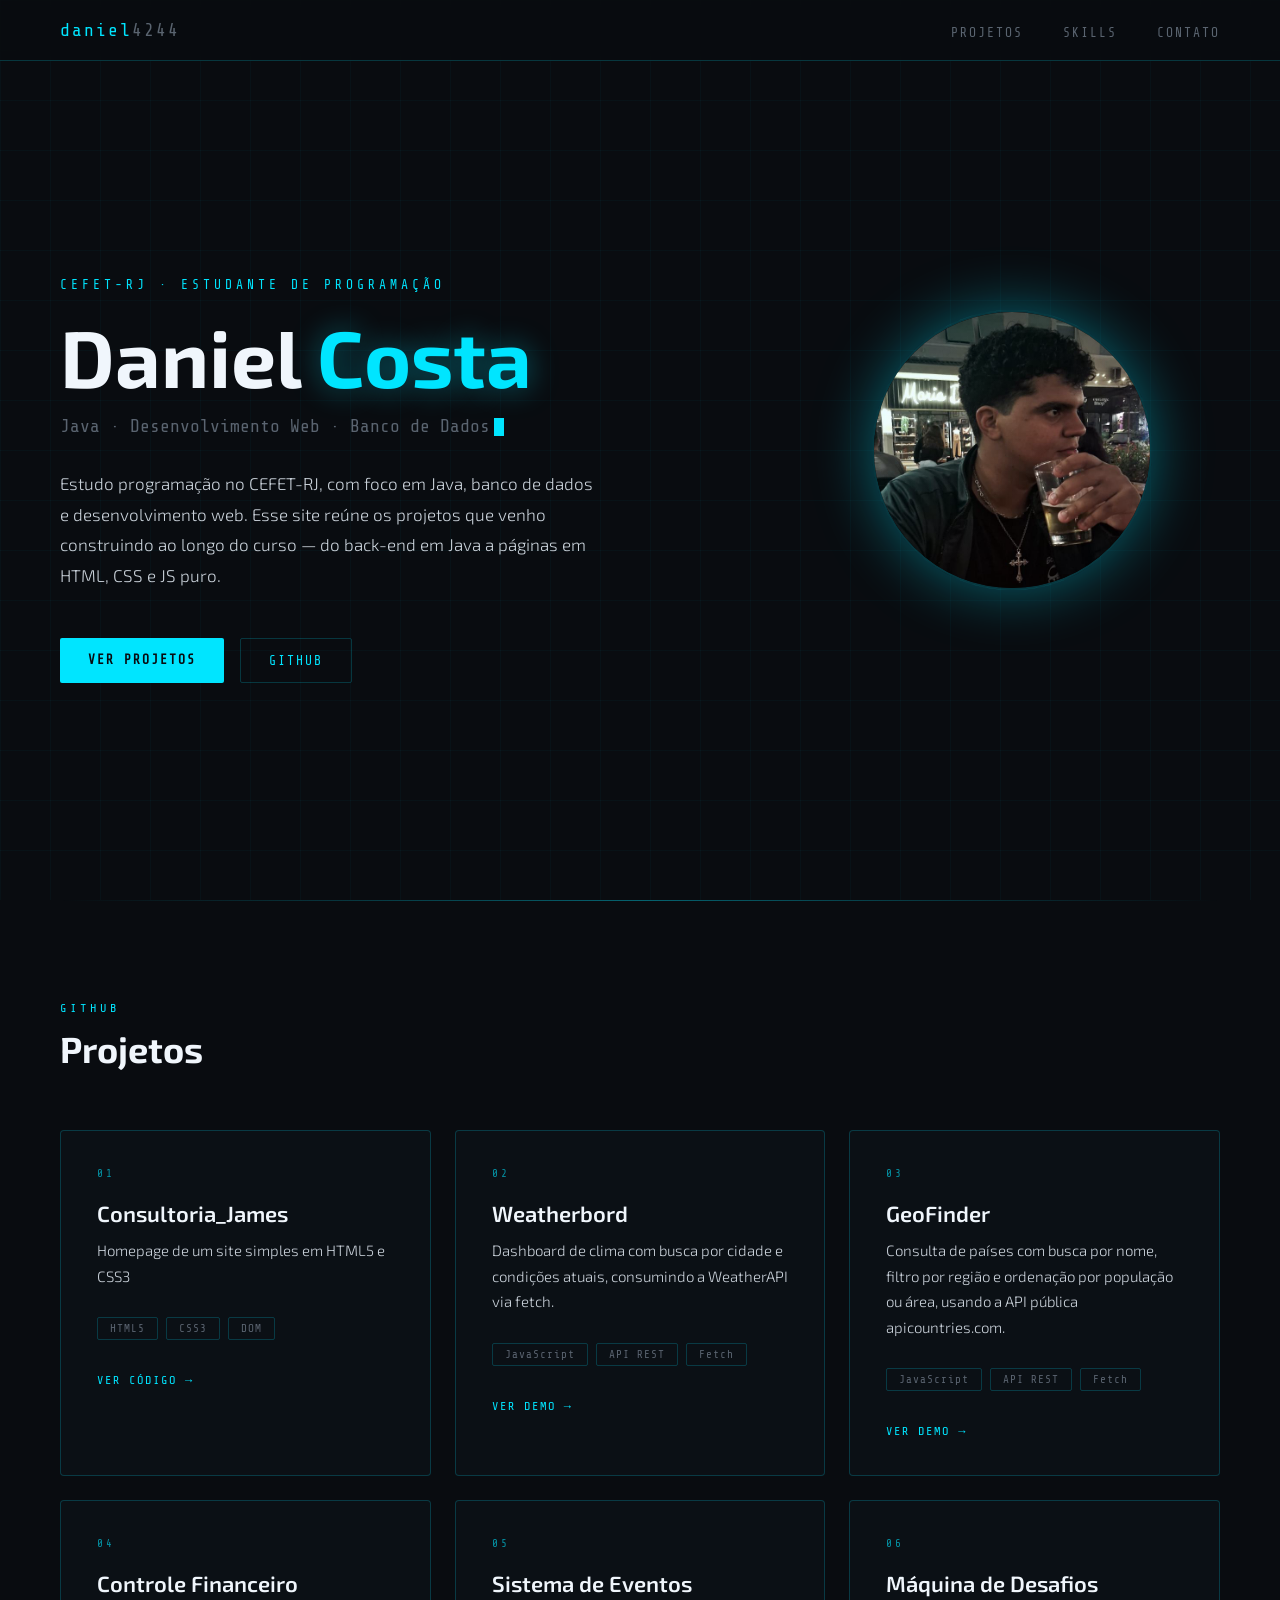
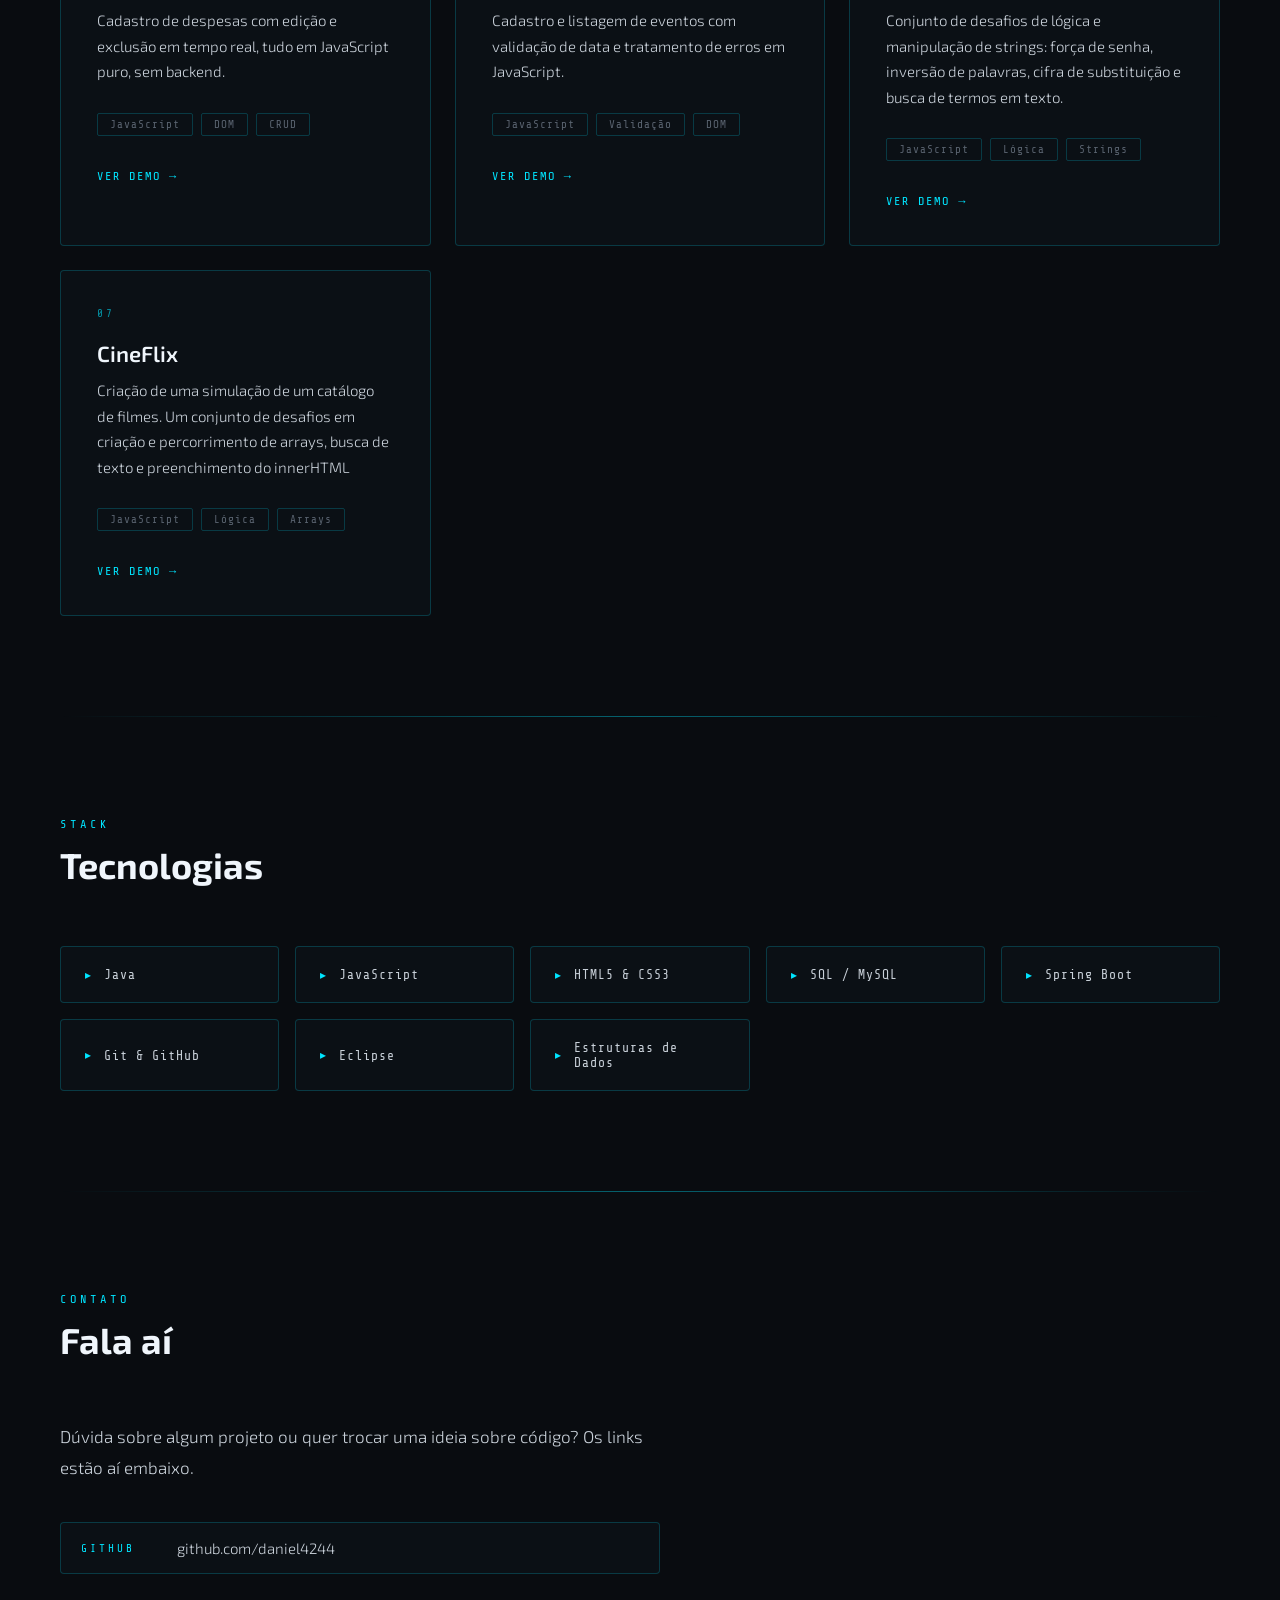
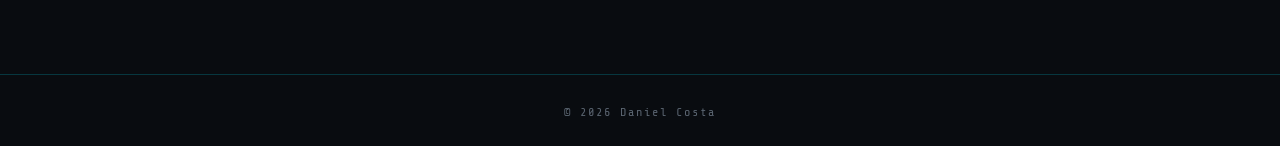
<file: index.html>
<!DOCTYPE html>
<html lang="pt-BR">
<head>
<meta charset="UTF-8">
<meta name="viewport" content="width=device-width, initial-scale=1.0">
<title>Daniel Costa — Portfólio</title>
<meta name="description" content="Portfólio de Daniel Costa, estudante de programação no CEFET-RJ. Projetos em Java, banco de dados e desenvolvimento web.">
<link rel="preconnect" href="https://fonts.googleapis.com">
<link rel="preconnect" href="https://fonts.gstatic.com" crossorigin>
<link href="https://fonts.googleapis.com/css2?family=Exo+2:wght@300;400;600;700&family=Share+Tech+Mono&display=swap" rel="stylesheet">
<link rel="stylesheet" href="style.css">
</head>
<body>

<nav>
  <a href="#" class="nav__logo">daniel<span>4244</span></a>
  <ul class="nav__links">
    <li><a href="#projetos">Projetos</a></li>
    <li><a href="#skills">Skills</a></li>
    <li><a href="#contato">Contato</a></li>
  </ul>
</nav>

<section class="hero">
  <div class="hero__content">
    <p class="hero__tag">CEFET-RJ · Estudante de Programação</p>
    <h1 class="hero__name">Daniel <span>Costa</span></h1>
    <p class="hero__role">Java · Desenvolvimento Web · Banco de Dados<span class="cursor"></span></p>
    <p class="hero__bio">Estudo programação no CEFET-RJ, com foco em Java, banco de dados e desenvolvimento web. Esse site reúne os projetos que venho construindo ao longo do curso — do back-end em Java a páginas em HTML, CSS e JS puro.</p>
    <div class="hero__cta">
      <a href="#projetos" class="btn btn--primary">Ver projetos</a>
      <a href="https://github.com/daniel4244" class="btn btn--secondary" target="_blank" rel="noopener">GitHub</a>
    </div>
  </div>
  <div class="hero__photo">
    <img src="images/foto_de_perfil.jpeg" alt="Foto de Daniel Costa">
  </div>
</section>

<div class="divider"></div>

<section id="projetos">
  <div class="section__header">
    <p class="section__label">GitHub</p>
    <h2 class="section__title">Projetos</h2>
  </div>
  <div class="projects__grid">

    <article class="project-card">
      <p class="project-card__number">01</p>
      <h3 class="project-card__title">Consultoria_James</h3>
      <p class="project-card__desc">Homepage de um site simples em HTML5 e CSS3</p>
      <div class="project-card__tags">
        <span class="tag">HTML5</span>
        <span class="tag">CSS3</span>
        <span class="tag">DOM</span>
      </div>
      <a href="https://daniel4244.github.io/Consultoria_James/index_3.html" class="project-card__link" target="_blank" rel="noopener">Ver código</a>
    </article>

    <article class="project-card">
      <p class="project-card__number">02</p>
      <h3 class="project-card__title">Weatherbord</h3>
      <p class="project-card__desc">Dashboard de clima com busca por cidade e condições atuais, consumindo a WeatherAPI via fetch.</p>
      <div class="project-card__tags">
        <span class="tag">JavaScript</span>
        <span class="tag">API REST</span>
        <span class="tag">Fetch</span>
      </div>
      <a href="https://daniel4244.github.io/Weatherbord/" class="project-card__link" target="_blank" rel="noopener">Ver demo</a>
    </article>

    <article class="project-card">
      <p class="project-card__number">03</p>
      <h3 class="project-card__title">GeoFinder</h3>
      <p class="project-card__desc">Consulta de países com busca por nome, filtro por região e ordenação por população ou área, usando a API pública apicountries.com.</p>
      <div class="project-card__tags">
        <span class="tag">JavaScript</span>
        <span class="tag">API REST</span>
        <span class="tag">Fetch</span>
      </div>
      <a href="https://daniel4244.github.io/GeoFinder/" class="project-card__link" target="_blank" rel="noopener">Ver demo</a>
    </article>

    <article class="project-card">
      <p class="project-card__number">04</p>
      <h3 class="project-card__title">Controle Financeiro</h3>
      <p class="project-card__desc">Cadastro de despesas com edição e exclusão em tempo real, tudo em JavaScript puro, sem backend.</p>
      <div class="project-card__tags">
        <span class="tag">JavaScript</span>
        <span class="tag">DOM</span>
        <span class="tag">CRUD</span>
      </div>
      <a href="https://daniel4244.github.io/Controle_Financeiro/" class="project-card__link" target="_blank" rel="noopener">Ver demo</a>
    </article>

    <article class="project-card">
      <p class="project-card__number">05</p>
      <h3 class="project-card__title">Sistema de Eventos</h3>
      <p class="project-card__desc">Cadastro e listagem de eventos com validação de data e tratamento de erros em JavaScript.</p>
      <div class="project-card__tags">
        <span class="tag">JavaScript</span>
        <span class="tag">Validação</span>
        <span class="tag">DOM</span>
      </div>
      <a href="https://daniel4244.github.io/Registro_de_Eventos/" class="project-card__link" target="_blank" rel="noopener">Ver demo</a>
    </article>

    <article class="project-card">
      <p class="project-card__number">06</p>
      <h3 class="project-card__title">Máquina de Desafios</h3>
      <p class="project-card__desc">Conjunto de desafios de lógica e manipulação de strings: força de senha, inversão de palavras, cifra de substituição e busca de termos em texto.</p>
      <div class="project-card__tags">
        <span class="tag">JavaScript</span>
        <span class="tag">Lógica</span>
        <span class="tag">Strings</span>
      </div>
      <a href="https://daniel4244.github.io/Maquina_de_Desafios/" class="project-card__link" target="_blank" rel="noopener">Ver demo</a>
    </article>

    <article class="project-card">
      <p class="project-card__number">07</p>
      <h3 class="project-card__title">CineFlix</h3>
      <p class="project-card__desc">Criação de uma simulação de um catálogo de filmes. Um conjunto de desafios em criação e percorrimento de arrays, busca de texto e preenchimento do innerHTML</p>
      <div class="project-card__tags">
        <span class="tag">JavaScript</span>
        <span class="tag">Lógica</span>
        <span class="tag">Arrays</span>
      </div>
      <a href="https://daniel4244.github.io/CineFlix" class="project-card__link" target="_blank" rel="noopener">Ver demo</a>
    </article>

  </div>
</section>

<div class="divider"></div>

<section id="skills">
  <div class="section__header">
    <p class="section__label">Stack</p>
    <h2 class="section__title">Tecnologias</h2>
  </div>
  <div class="skills__grid">
    <div class="skill-item">Java</div>
    <div class="skill-item">JavaScript</div>
    <div class="skill-item">HTML5 &amp; CSS3</div>
    <div class="skill-item">SQL / MySQL</div>
    <div class="skill-item">Spring Boot</div>
    <div class="skill-item">Git &amp; GitHub</div>
    <div class="skill-item">Eclipse</div>
    <div class="skill-item">Estruturas de Dados</div>
  </div>
</section>

<div class="divider"></div>

<section id="contato">
  <div class="section__header">
    <p class="section__label">Contato</p>
    <h2 class="section__title">Fala aí</h2>
  </div>
  <div class="contact__content">
    <p class="contact__text">Dúvida sobre algum projeto ou quer trocar uma ideia sobre código? Os links estão aí embaixo.</p>
    <div class="contact__links">
      <a href="https://github.com/daniel4244" class="contact__link" target="_blank" rel="noopener">
        <span class="contact__link-label">GitHub</span>
        <span>github.com/daniel4244</span>
      </a>
    </div>
  </div>
</section>

<footer>© 2026 Daniel Costa</footer>

</body>
</html>
</file>
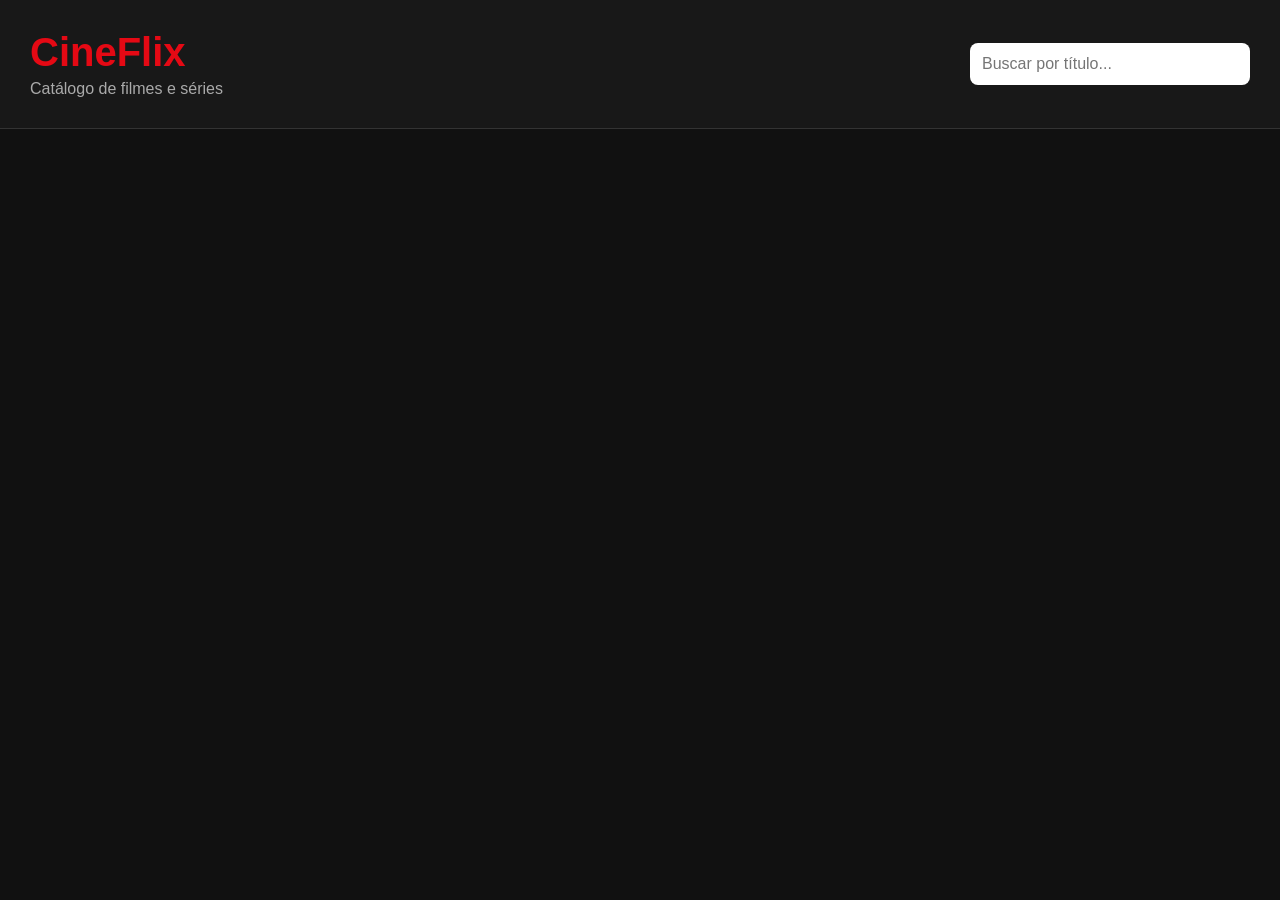
<file: CineFlix/index.html>
<!DOCTYPE html>
<html lang="pt-BR">
<head>
  <meta charset="UTF-8">
  <meta name="viewport" content="width=device-width, initial-scale=1.0">
  <title>CineFlix</title>
  <link rel="stylesheet" href="css/style.css">
  <script src="js/script.js" defer></script>
</head>
<body>

  <header class="cabecalho">
    <div>
      <h1>CineFlix</h1>
      <p>Catálogo de filmes e séries</p>
    </div>

    <input 
      id="campoBusca" 
      type="text" 
      placeholder="Buscar por título..."
    >
  </header>

  <main>
    <section id="catalogo" class="catalogo"></section>
  </main>

</body>
</html>
</file>
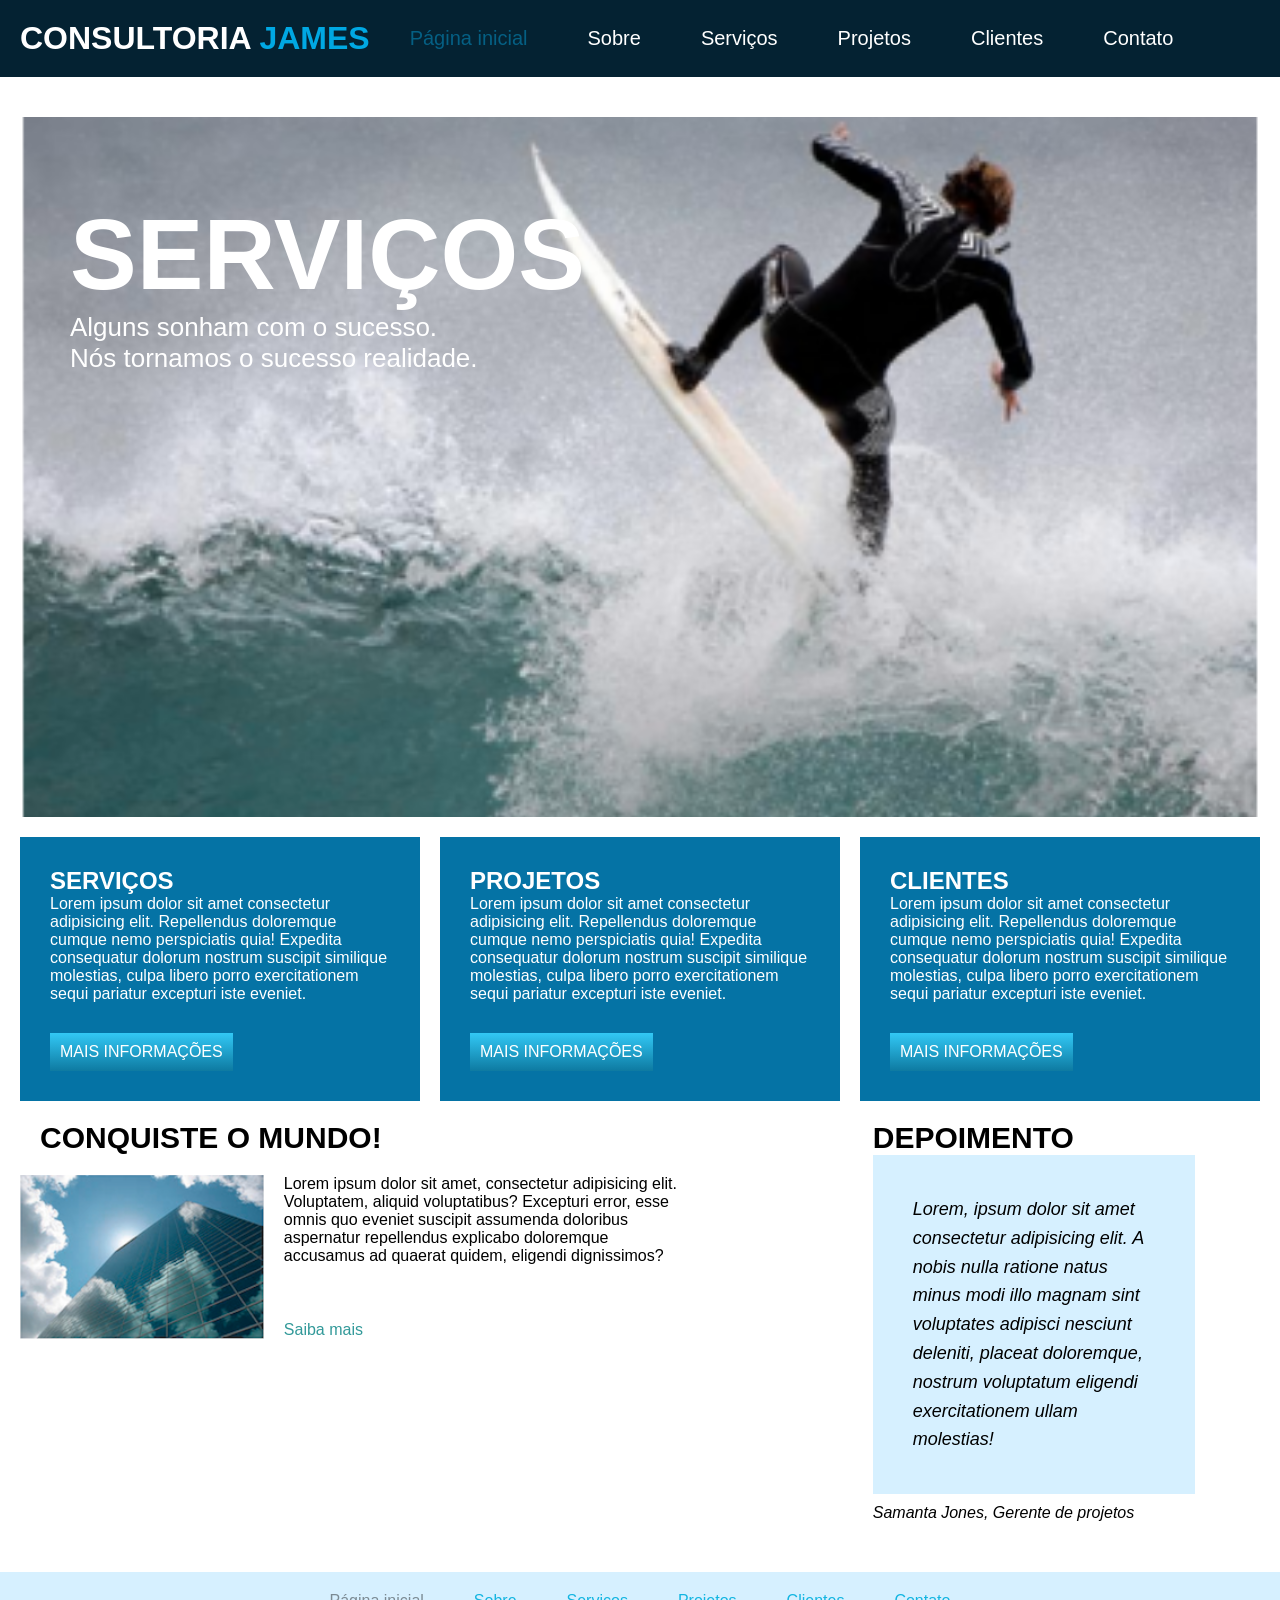
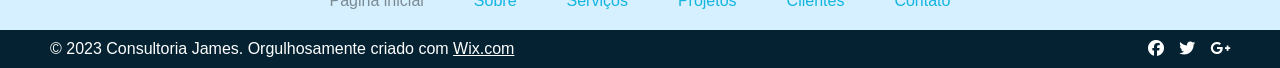
<file: Consultoria James/index.html>
<!DOCTYPE html>
<html lang="en">
<head>
    <meta charset="UTF-8">
    <meta name="viewport" content="width=device-width, initial-scale=1.0">
    <link rel = "stylesheet" href="style.css">
    <link rel="stylesheet" href="https://cdnjs.cloudflare.com/ajax/libs/font-awesome/6.5.0/css/all.min.css"> 
    <title>Consultoria James</title>
</head>
<body>
    <header class = "site__header">
        <h1 class = "header__title">CONSULTORIA <span class = "add-color">JAMES</span></h1>
        <nav class = "header__nav">
            <ul class = "nav__list">
                <li class = "nav__item"><a href="" class = "nav__link"><span class = "add-color2">Página inicial</span></a></li>
                <li class = "nav__item"><a href="" class = "nav__link">Sobre</a></li>
                <li class = "nav__item"><a href="" class = "nav__link">Serviços</a></li>
                <li class = "nav__item"><a href="" class = "nav__link">Projetos</a></li>
                <li class = "nav__item"><a href="" class = "nav__link">Clientes</a></li>
                <li class = "nav__item"><a href="" class = "nav__link">Contato</a></li>
            </ul>
        </nav>
    </header>
    <main>
        <section class = "principal-container">
            <section class = "principal-section-wrapper">
                <section class = "main__section">
                    <h2 class = "main__content-title">SERVIÇOS</h2>
                    <p class = "main__content-subtitle">Alguns sonham com o sucesso. <br>Nós tornamos o sucesso realidade.</p>    
                </section>
            
                <section class = "main__container">
                        <div class = "main__container-block">
                            <h2 class = "main__container-block-title">SERVIÇOS</h2>
                            <p class = "main__container-block-subtitle">Lorem ipsum dolor sit amet consectetur adipisicing elit. Repellendus doloremque cumque nemo perspiciatis quia! Expedita consequatur dolorum nostrum suscipit similique molestias, culpa libero porro exercitationem sequi pariatur excepturi iste eveniet.</p>
                            <a href="">MAIS INFORMAÇÕES</a>
                        </div>

                        <div class = "main__container-block">
                            <h2 class = "main__container-block-title">PROJETOS</h2>
                            <p class = "main__container-block-subtitle">Lorem ipsum dolor sit amet consectetur adipisicing elit. Repellendus doloremque cumque nemo perspiciatis quia! Expedita consequatur dolorum nostrum suscipit similique molestias, culpa libero porro exercitationem sequi pariatur excepturi iste eveniet.</p>
                            <a href="">MAIS INFORMAÇÕES</a>
                        </div>

                        <div class = "main__container-block">
                            <h2 class = "main__container-block-title">CLIENTES</h2>
                            <p class = "main__container-block-subtitle">Lorem ipsum dolor sit amet consectetur adipisicing elit. Repellendus doloremque cumque nemo perspiciatis quia! Expedita consequatur dolorum nostrum suscipit similique molestias, culpa libero porro exercitationem sequi pariatur excepturi iste eveniet.</p>
                            <a href="">MAIS INFORMAÇÕES</a>
                        </div>
                </section>
            </section>  
            <section class="content-wrapper">
                <div class="feature__post">
                    <h2 class="feature__post-title">CONQUISTE O MUNDO!</h2>
                    
                    <div class="feature__post-body">
                        <img src="fig1.png" alt="Prédio sob o ceu" class="feature__post-img">
                        <div class="feature__post-info">
                            <p class="feature__post-subtitle">Lorem ipsum dolor sit amet, consectetur adipisicing elit. Voluptatem, aliquid voluptatibus? Excepturi error, esse omnis quo eveniet suscipit assumenda doloribus aspernatur repellendus explicabo doloremque accusamus ad quaerat quidem, eligendi dignissimos?</p>
                            <a href="#">Saiba mais</a>
                        </div>
                    </div>
                </div>

                <aside class="sidebar">
                    <h2 class="sidebar__title">DEPOIMENTO</h2>    
                    <p class="sidebar__subtitle">Lorem, ipsum dolor sit amet consectetur adipisicing elit. A nobis nulla ratione natus minus modi illo magnam sint voluptates adipisci nesciunt deleniti, placeat doloremque, nostrum voluptatum eligendi exercitationem ullam molestias!</p>
                    <p class="sidebar__cite">Samanta Jones, Gerente de projetos</p>
                </aside>
            </section>
        </section>
    </main>
    <footer>
        <div class = "lastline">
            <nav class = "lastline__nav">
                <ul class = "lastline__nav-list">
                    <li class = "nav__item"><a href="" class = "nav__link"><span class = "add-color3">Página inicial</span></a></li>
                    <li class = "nav__item"><a href="" class = "nav__link">Sobre</a></li>
                    <li class = "nav__item"><a href="" class = "nav__link">Serviços</a></li>
                    <li class = "nav__item"><a href="" class = "nav__link">Projetos</a></li>
                    <li class = "nav__item"><a href="" class = "nav__link">Clientes</a></li>
                    <li class = "nav__item"><a href="" class = "nav__link">Contato</a></li>
                </ul>
            </nav>
         </div>
        <div class = "footer__boottom">
            <p class = "footer__copyright">&copy; 2023 Consultoria James. Orgulhosamente criado com <span class = "add-underline">Wix.com</span></p>
            <nav class = "footer__nav">
                <ul class="nav__list">
                    <li><a href="#"><i class="fab fa-facebook"></i></a></li>
                    <li><a href="#"><i class="fab fa-twitter"></i></a></li> 
                    <li><a href="#"><i class="fab fa-google-plus-g"></i></a></li>
                </ul>
            </nav>
        </div>
    </footer>
</body>
</file>
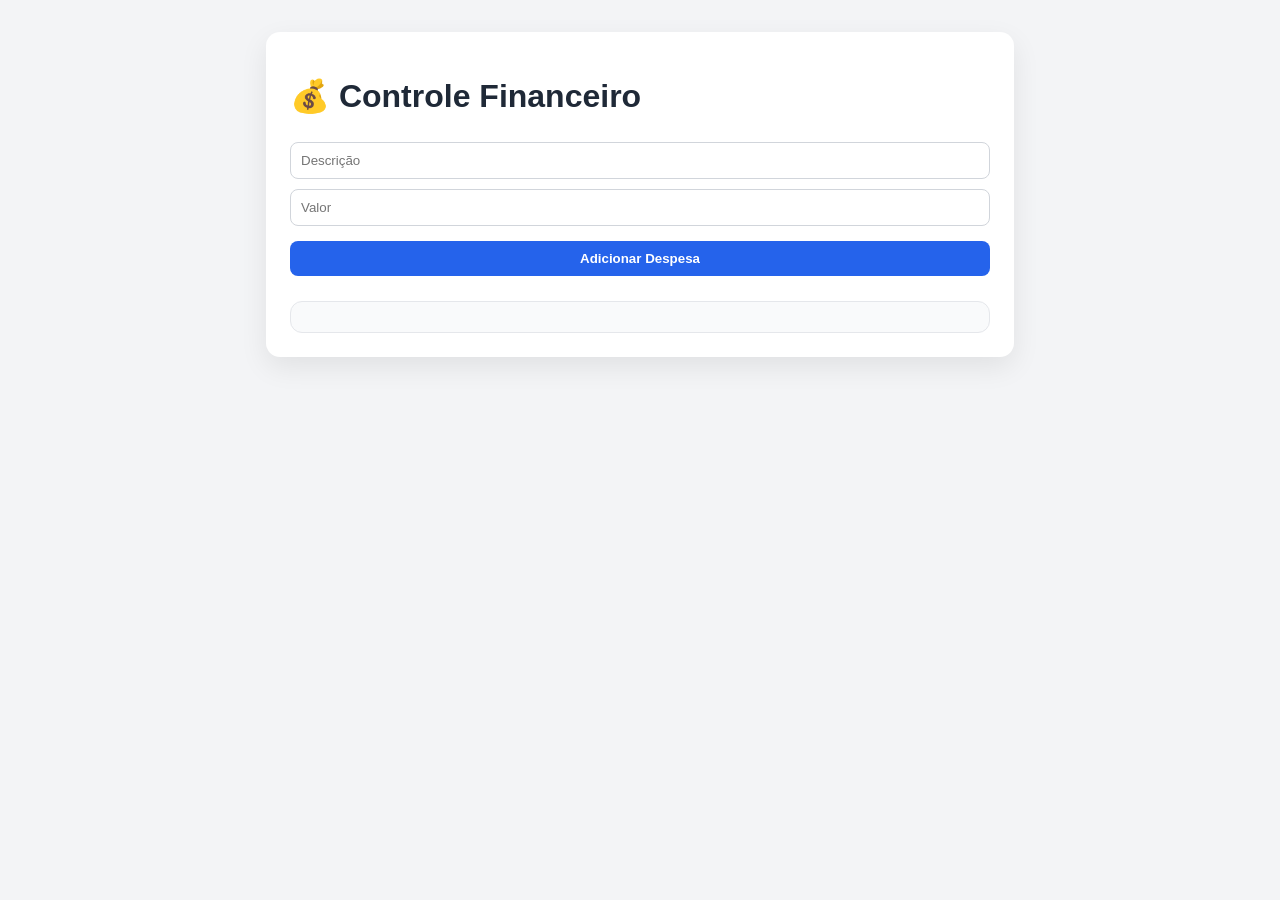
<file: Controle_Financeiro/index.html>
<!DOCTYPE html>
<html lang="pt-BR">
<head>
  <meta charset="UTF-8">
  <title>Controle Financeiro</title>
  <link rel="stylesheet" href="css/style.css">
</head>
<body>
  <div class="container">
    <h1>💰 Controle Financeiro</h1>

    <input type="text" class="descricao" placeholder="Descrição">
    <input type="number" class="valor" placeholder="Valor">

    <button class="botaoAdicionarDespesas">
      Adicionar Despesa
    </button>

    <div class="lista"></div>
    <div class="estatisticas"></div>
  </div>

  <script src="./js/app.js"></script>
</body>
</html>
</file>
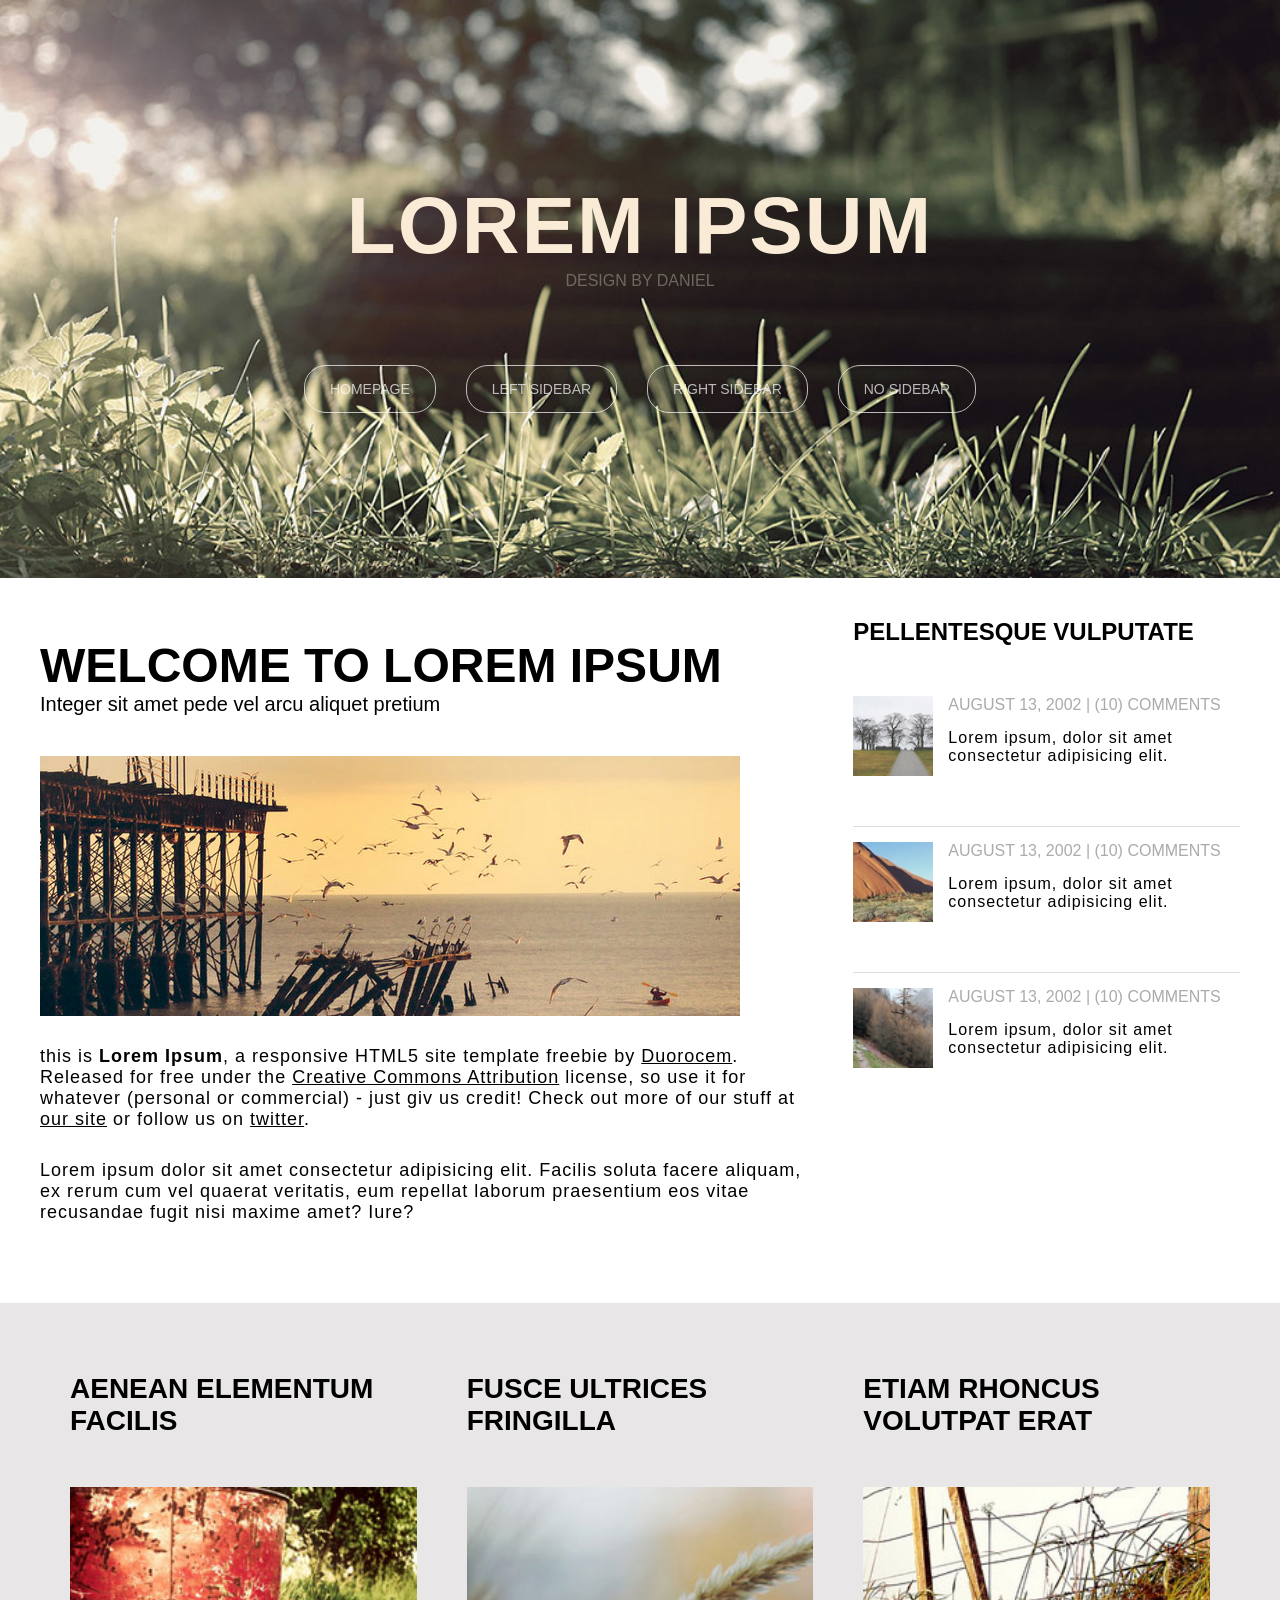
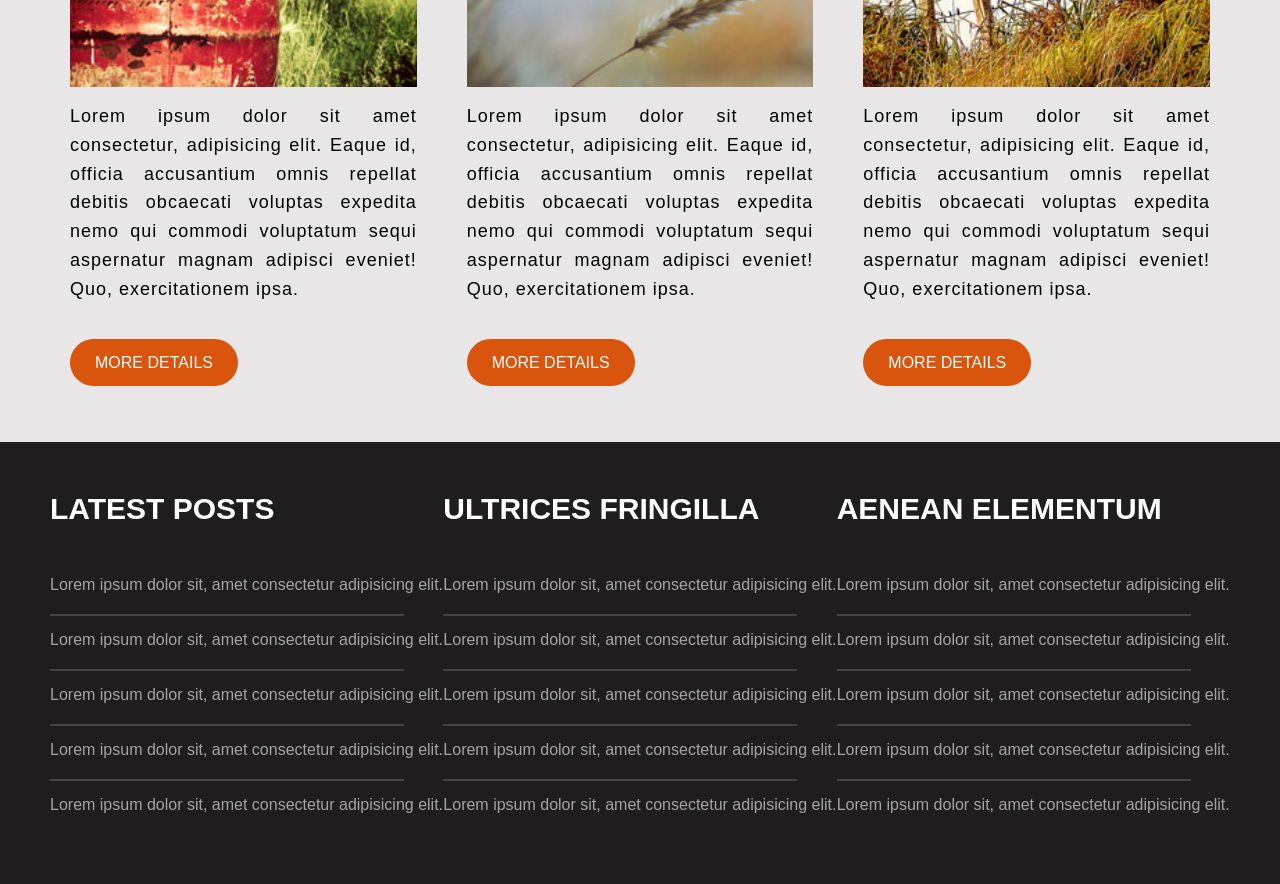
<file: Lorem_Ipsum/index.html>
<!DOCTYPE html>
<html lang="en">
<head>
    <meta charset="UTF-8">
    <meta name="viewport" content="width=device-width, initial-scale=1.0">
    <link rel = "stylesheet" href="style.css">
    <link rel="stylesheet" href="https://cdnjs.cloudflare.com/ajax/libs/font-awesome/6.5.0/css/all.min.css"> 
    <title>Lorem Ipsum</title>
</head>
<body>
    <header class= "site-header">
        <h1 class="header__title">LOREM IPSUM</h1>
        <p class="header__subtitle">DESIGN BY DANIEL</p>
        <nav class="header__nav">
            <ul class="nav__list">
                <li class="nav__item"><a href="" class="nav__link">HOMEPAGE</a></li>
                <li class="nav__item"><a href="" class="nav__link">LEFT SIDEBAR</a></li>
                <li class="nav__item"><a href="" class="nav__link">RIGHT SIDEBAR</a></li>
                <li class="nav__item"><a href="" class="nav__link">NO SIDEBAR</a></li>
            </ul>
        </nav>
    </header>
    <main>
        <section class="main-section">
            <div class="main-content">
                <h2 class="main-content__title">WELCOME TO LOREM IPSUM</h2>
                <p class="main-content__subtitle">Integer sit amet pede vel arcu aliquet pretium</p>
                <img src="images/pic07.jpg">
                <p class ="main-content__paragraph-image">this is <span class="bold-highlight">Lorem Ipsum</span>, a responsive HTML5 site template freebie by <span class="underline_highlight">Duorocem</span>.
                Released for free under the <span class="underline_highlight">Creative Commons Attribution</span> license, so use it for whatever (personal or commercial) - just giv us credit! Check out more of our
                stuff at <span class="underline_highlight">our site</span> or follow us on <span class="underline_highlight">twitter</span>.</p>
                
                <p class="main-content__paragraph">Lorem ipsum dolor sit amet consectetur adipisicing elit. Facilis soluta facere aliquam, ex rerum cum vel quaerat veritatis, eum repellat laborum praesentium eos vitae recusandae fugit nisi maxime amet? Iure?</p>
            </div>
            <aside class="sidebar">
                <h2 class="sidebar__title">PELLENTESQUE VULPUTATE</h2>
                <div class="sidebar__block">
                    <img src ="images/pic04.jpg">
                    <div class="sidebar__block-text">
                        <p class = "sidebar__block-date">AUGUST 13, 2002 | (10) COMMENTS</p>
                        <p class="sidebar__block-paragraph">Lorem ipsum, dolor sit amet consectetur adipisicing elit.</p>
                    </div>
                </div>

                <hr class="sidebar__divider">
                
                <div class="sidebar__block">
                    <img src ="images/pic05.jpg">
                    <div class="sidebar__block-text">
                        <p class = "sidebar__block-date">AUGUST 13, 2002 | (10) COMMENTS</p>
                        <p class="sidebar__block-paragraph">Lorem ipsum, dolor sit amet consectetur adipisicing elit.</p>
                    </div>
                </div>

                <hr class="sidebar__divider">

                <div class="sidebar__block">
                    <img src ="images/pic06.jpg">
                    <div class="sidebar__block-text">
                        <p class = "sidebar__block-date">AUGUST 13, 2002 | (10) COMMENTS</p>
                        <p class="sidebar__block-paragraph">Lorem ipsum, dolor sit amet consectetur adipisicing elit.</p>
                    </div>
                </div>
            </aside>       
        </section>
        <section class="feature-posts">
            <div class="feature-posts__card">
                <h3 class="feature-posts__card--title">AENEAN ELEMENTUM FACILIS</h1>
                <img src = "images/pic01.jpg">
                <p class="feature-posts__card--paragraph">Lorem ipsum dolor sit amet consectetur, adipisicing elit. Eaque id, officia accusantium omnis repellat debitis obcaecati voluptas expedita nemo qui commodi voluptatum sequi aspernatur magnam adipisci eveniet! Quo, exercitationem ipsa.</p>
                <a href ="">MORE DETAILS</a>
            </div>
            
            <div class="feature-posts__card">
                <h3 class="feature-posts__card--title">FUSCE ULTRICES FRINGILLA</h1>
                <img src = "images/pic02.jpg">
                <p class="feature-posts__card--paragraph">Lorem ipsum dolor sit amet consectetur, adipisicing elit. Eaque id, officia accusantium omnis repellat debitis obcaecati voluptas expedita nemo qui commodi voluptatum sequi aspernatur magnam adipisci eveniet! Quo, exercitationem ipsa.</p>
                <a href ="">MORE DETAILS</a>
            </div>

            <div class="feature-posts__card">
                <h3 class="feature-posts__card--title">ETIAM RHONCUS VOLUTPAT ERAT</h1>
                <img src = "images/pic03.jpg">
                <p class="feature-posts__card--paragraph">Lorem ipsum dolor sit amet consectetur, adipisicing elit. Eaque id, officia accusantium omnis repellat debitis obcaecati voluptas expedita nemo qui commodi voluptatum sequi aspernatur magnam adipisci eveniet! Quo, exercitationem ipsa.</p>
                <a href ="">MORE DETAILS</a>
            </div>
        </section>
    <footer>
        <div class = "footer__block">
            <h3 class="footer__block--title">LATEST POSTS</h3>
            <p class="footer__block--paragraph">Lorem ipsum dolor sit, amet consectetur adipisicing elit.</p>
            <hr class="footer__block--divider">
            <p class="footer__block--paragraph">Lorem ipsum dolor sit, amet consectetur adipisicing elit.</p>
            <hr class="footer__block--divider">
            <p class="footer__block--paragraph">Lorem ipsum dolor sit, amet consectetur adipisicing elit.</p>
            <hr class="footer__block--divider">
            <p class="footer__block--paragraph">Lorem ipsum dolor sit, amet consectetur adipisicing elit.</p>
            <hr class="footer__block--divider">
            <p class="footer__block--paragraph">Lorem ipsum dolor sit, amet consectetur adipisicing elit.</p>
        </div>
        
        <div class = "footer__block">
            <h3 class="footer__block--title">ULTRICES FRINGILLA</h3>
            <p class="footer__block--paragraph">Lorem ipsum dolor sit, amet consectetur adipisicing elit.</p>
            <hr class="footer__block--divider">
            <p class="footer__block--paragraph">Lorem ipsum dolor sit, amet consectetur adipisicing elit.</p>
            <hr class="footer__block--divider">
            <p class="footer__block--paragraph">Lorem ipsum dolor sit, amet consectetur adipisicing elit.</p>
            <hr class="footer__block--divider">
            <p class="footer__block--paragraph">Lorem ipsum dolor sit, amet consectetur adipisicing elit.</p>
            <hr class="footer__block--divider">
            <p class="footer__block--paragraph">Lorem ipsum dolor sit, amet consectetur adipisicing elit.</p>
        </div>
        
        <div class = "footer__block">
            <h3 class="footer__block--title">AENEAN ELEMENTUM</h3>
            <p class="footer__block--paragraph">Lorem ipsum dolor sit, amet consectetur adipisicing elit.</p>
            <hr class="footer__block--divider">
            <p class="footer__block--paragraph">Lorem ipsum dolor sit, amet consectetur adipisicing elit.</p>
            <hr class="footer__block--divider">
            <p class="footer__block--paragraph">Lorem ipsum dolor sit, amet consectetur adipisicing elit.</p>
            <hr class="footer__block--divider">
            <p class="footer__block--paragraph">Lorem ipsum dolor sit, amet consectetur adipisicing elit.</p>
            <hr class="footer__block--divider">
            <p class="footer__block--paragraph">Lorem ipsum dolor sit, amet consectetur adipisicing elit.</p>
        </div>
    </footer>
    </main>
</body>
</html>
</file>
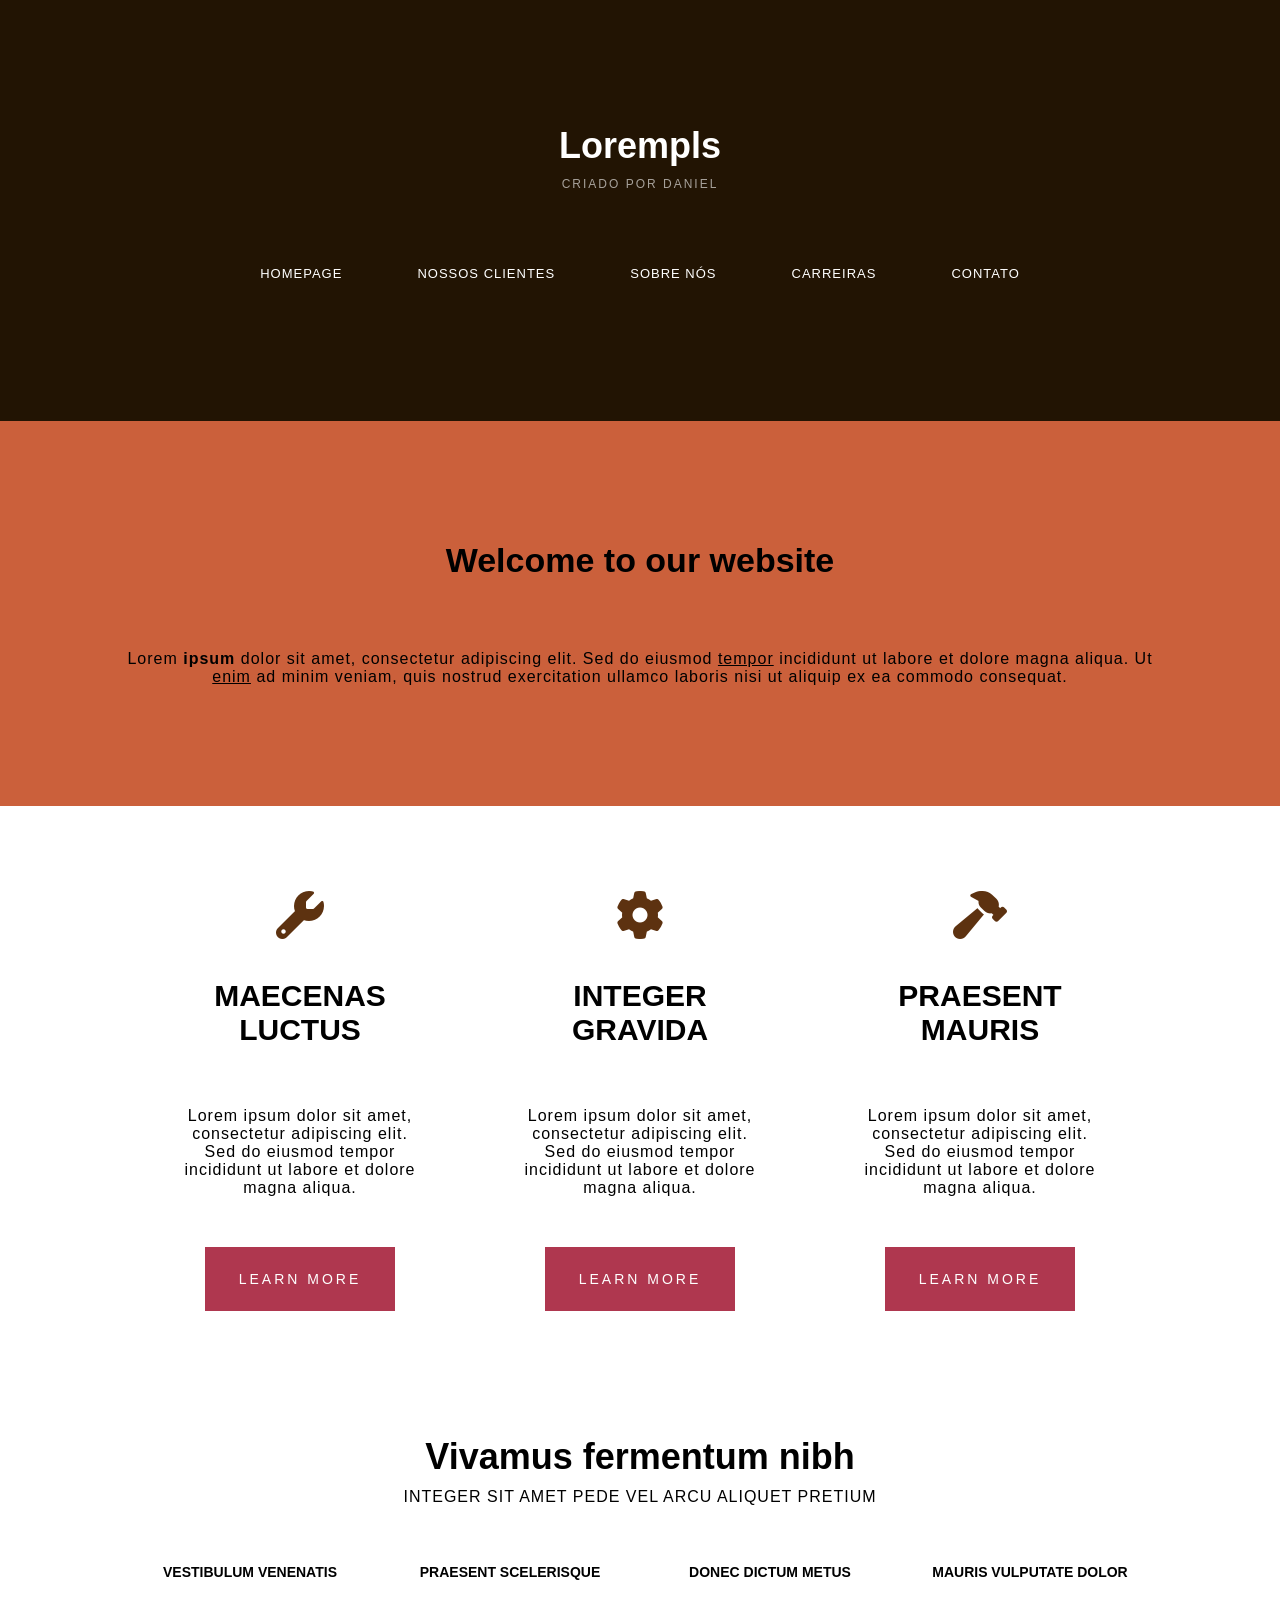
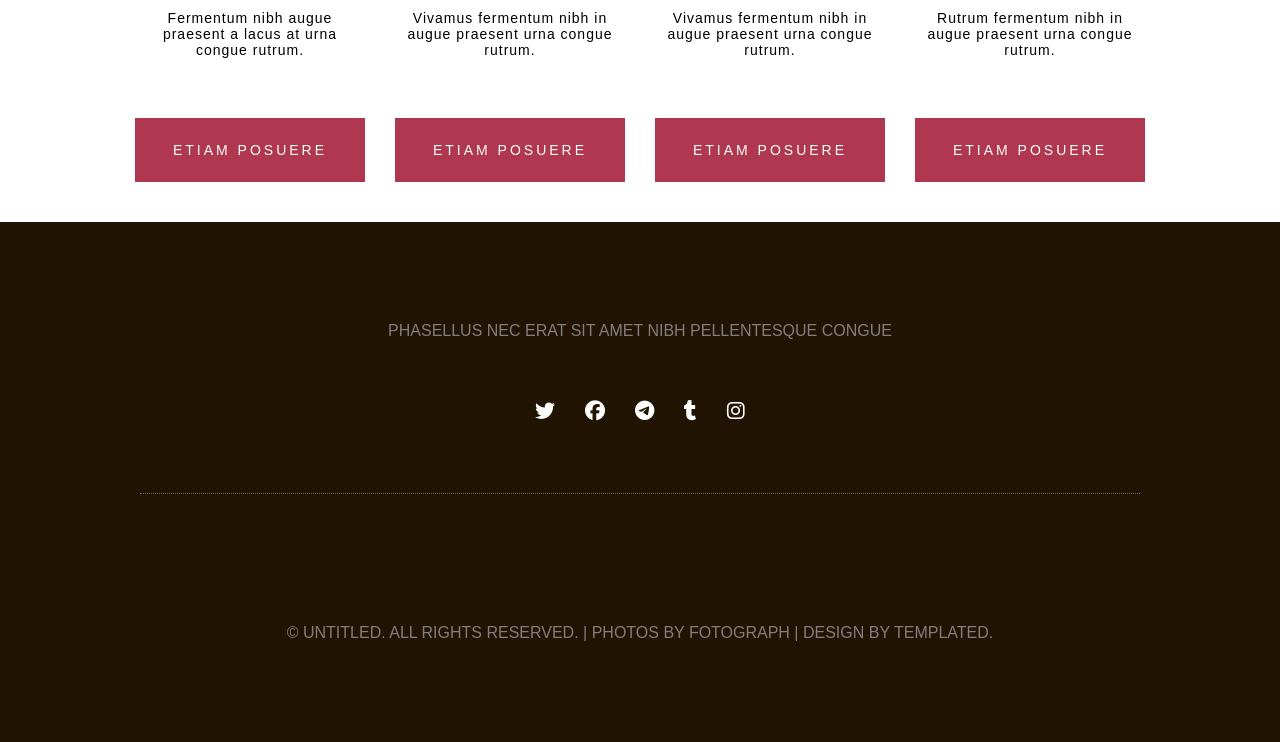
<file: Lorempls/index.html>
<!DOCTYPE html>
<html lang="pt-br">
    <head>
        <meta charset="UTF-8">
        <meta name="viewport" content="width=device-width, initial-scale=1.0">
        <link rel = "stylesheet" href="style.css">
        <link rel="stylesheet" href="https://cdnjs.cloudflare.com/ajax/libs/font-awesome/6.5.0/css/all.min.css">   
        <title>Meu Site</title>
    </head>
    <body>
        <header>
            <h1>Lorempls</h1>
            <p>Criado por Daniel</p>
            <nav>
                <ul>
                    <li><a href="" class = "geral">HOMEPAGE</a></li>
                    <li><a href="" class = "geral">NOSSOS CLIENTES</a></li>
                    <li><a href="" class = "geral">SOBRE NÓS</a></li>
                    <li><a href="" class = "geral">CARREIRAS</a></li>
                    <li><a href="" class = "geral">CONTATO</a></li>
                </ul>
            </nav>
        </header>

        <main>
            <section class = "bem-vindo">
                <h2>Welcome to our website</h2>
                <p>Lorem <span class = "destaque-negrito">ipsum</span> dolor sit amet, consectetur adipiscing elit. Sed do eiusmod <span class = "destaque-sublinhado">tempor</span> incididunt ut labore et dolore magna aliqua. Ut <span class = "destaque-sublinhado">enim</span> ad minim veniam, quis nostrud exercitation ullamco laboris nisi ut aliquip ex ea commodo consequat.</p>
            </section>

            <div class = "principal">
                <section class = "principal-1-grid">
                    <div class = "bloco">
                        <i class="fas fa-wrench"></i>
                        <h3>MAECENAS LUCTUS</h3>
                        <p>Lorem ipsum dolor sit amet, consectetur adipiscing elit. Sed do eiusmod tempor incididunt ut labore et dolore magna aliqua. </p>
                       <a href="" class = "geral">LEARN MORE</a>
                    </div>

                    <div class = "bloco">
                        <i class="fas fa-cog"></i>
                        <h3>INTEGER GRAVIDA</h3>
                        <p>Lorem ipsum dolor sit amet, consectetur adipiscing elit. Sed do eiusmod tempor incididunt ut labore et dolore magna aliqua. </p>
                        <a href="" class = "geral">LEARN MORE</a>
                    </div>

                    <div class = "bloco">
                        <i class="fas fa-hammer"></i>
                        <h3>PRAESENT MAURIS</h3>
                        <p>Lorem ipsum dolor sit amet, consectetur adipiscing elit. Sed do eiusmod tempor incididunt ut labore et dolore magna aliqua. </p>
                        <a href="" class = "geral">LEARN MORE</a>
                    </div>
                </section>
                
                <section class="principal-2">
                    <h3>Vivamus fermentum nibh</h3>
                    <p>INTEGER SIT AMET PEDE VEL ARCU ALIQUET PRETIUM</p>
                   
                    <div class="principal-2-grid">
                        <div class="bloco-2">
                            <h4>VESTIBULUM VENENATIS</h4>
                            <p>Fermentum nibh augue praesent a lacus at urna congue rutrum.</p>
                            <a href="" class="geral">ETIAM POSUERE</a>
                        </div>
                        <div class="bloco-2">
                            <h4>PRAESENT SCELERISQUE</h4>
                            <p>Vivamus fermentum nibh in augue praesent urna congue rutrum.</p>
                            <a href="" class="geral">ETIAM POSUERE</a>
                        </div>
                        <div class="bloco-2">
                            <h4>DONEC DICTUM METUS</h4>
                            <p>Vivamus fermentum nibh in augue praesent urna congue rutrum.</p>
                            <a href="" class="geral">ETIAM POSUERE</a>
                        </div>
                        <div class="bloco-2">
                            <h4>MAURIS VULPUTATE DOLOR</h4>
                            <p>Rutrum fermentum nibh in augue praesent urna congue rutrum.</p>
                            <a href="" class="geral">ETIAM POSUERE</a>
                        </div>
                    </div> 
                </section>
            </div>
            <footer>
                <p>PHASELLUS NEC ERAT SIT AMET NIBH PELLENTESQUE CONGUE</p>
                <nav>
                    <ul class="RedesSociais">
                        <li><a href="#"><i class="fab fa-twitter"></i></a></li>
                        <li><a href="#"><i class="fab fa-facebook"></i></a></li>
                        <li><a href="#"><i class="fab fa-telegram"></i></a></li> 
                        <li><a href="#"><i class="fab fa-tumblr"></i></a></li>
                        <li><a href="#"><i class="fab fa-instagram"></i></a></li>
                    </ul>
                </nav> 
                
                <p>© UNTITLED. ALL RIGHTS RESERVED. | PHOTOS BY FOTOGRAPH | DESIGN BY TEMPLATED.</p>
            </footer>
        </main> 
    </body>
</html>
</file>
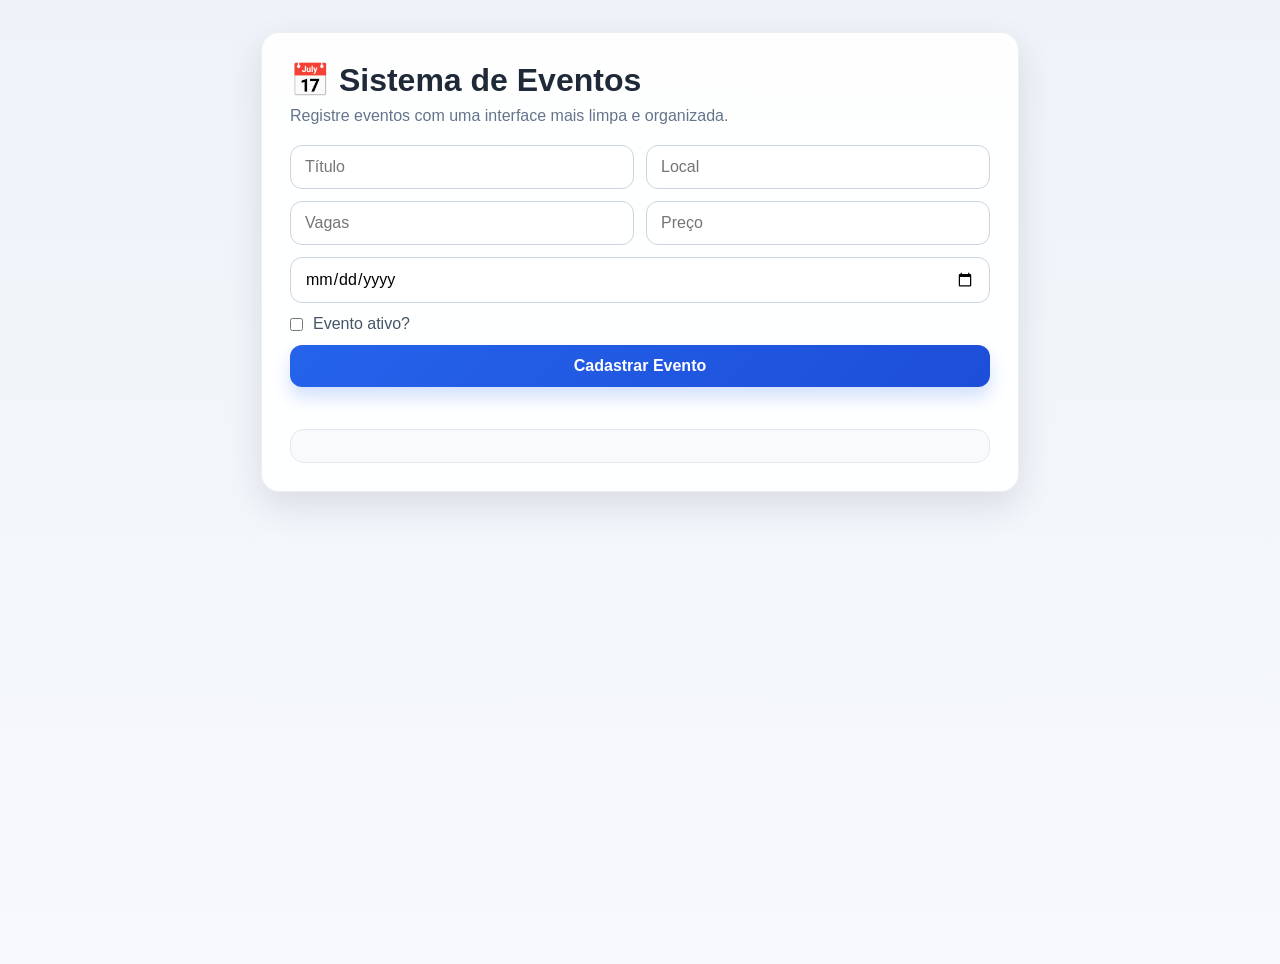
<file: Registro_de_Eventos/index.html>
<!DOCTYPE html>
<html lang="pt-BR">
<head>
  <meta charset="UTF-8">
  <meta name="viewport" content="width=device-width, initial-scale=1.0">
  <title>Sistema de Eventos</title>
  <link rel="stylesheet" href="css/style.css">
</head>
<body>

<div class="container">

  <div class="cabecalho">
    <h1>📅 Sistema de Eventos</h1>
    <p>Registre eventos com uma interface mais limpa e organizada.</p>
  </div>

  <div class="formulario">
    <input type="text" id="titulo" placeholder="Título">

    <input type="text" id="local" placeholder="Local">

    <input type="number" id="vagas" placeholder="Vagas">

    <input type="number" id="preco" placeholder="Preço">

    <input type="date" id="data">

    <label class="checkbox-line">
      <input type="checkbox" id="ativo">
      Evento ativo?
    </label>

    <button id="btnCadastrar">
      Cadastrar Evento
    </button>
  </div>

  <div id="listaEventos"></div>

  <div id="estatisticas"></div>

</div>

<script src="js/script.js"></script>

</body>
</html>
</file>
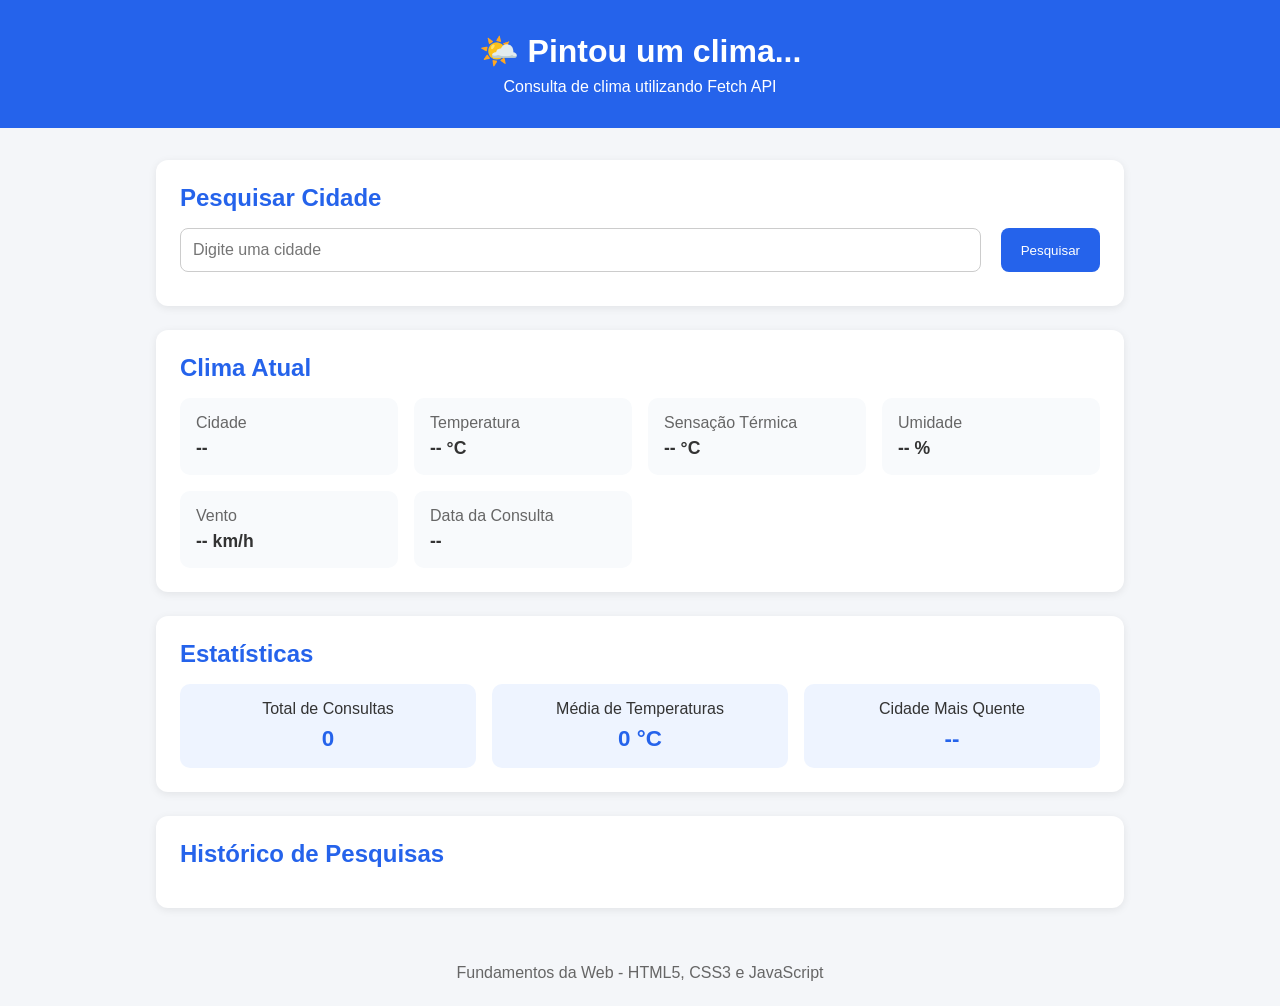
<file: Weatherbord/index.html>
<!DOCTYPE html>
<html lang="pt-BR">
<head>
    <meta charset="UTF-8">
    <meta name="viewport" content="width=device-width, initial-scale=1.0">
    <title>Weather Dashboard</title>
    <link rel="stylesheet" href="css/style.css">
</head>
<body>

    <header>
        <h1>🌤️ Pintou um clima...</h1>
        <p>Consulta de clima utilizando Fetch API</p>
    </header>

    <main class="container">
        <!-- Busca -->
        <section class="card">
            <h2>Pesquisar Cidade</h2>

            <div class="search-box">
                <input type="text" id="cidade" placeholder="Digite uma cidade">
                <div id = "sugestoes"></div>
                <button id="btnPesquisar">
                    Pesquisar
                </button>
            </div>

            <small id="mensagem"></small>
        </section>

        <!-- Resultado -->
        <section class="card">
            <h2>Clima Atual</h2>

            <div id="resultado" class="resultado">

                <div class="info">
                    <span>Cidade</span>
                    <strong id="nomeCidade">--</strong>
                </div>

                <div class="info">
                    <span>Temperatura</span>
                    <strong id="temperatura">-- °C</strong>
                </div>

                <div class="info">
                    <span>Sensação Térmica</span>
                    <strong id="sensacao">-- °C</strong>
                </div>

                <div class="info">
                    <span>Umidade</span>
                    <strong id="umidade">-- %</strong>
                </div>

                <div class="info">
                    <span>Vento</span>
                    <strong id="vento">-- km/h</strong>
                </div>

                <div class="info">
                    <span>Data da Consulta</span>
                    <strong id="dataConsulta">--</strong>
                </div>

            </div>
        </section>

        <!-- Estatísticas -->
        <section class="card">
            <h2>Estatísticas</h2>

            <div class="stats">

                <div class="stat">
                    <span>Total de Consultas</span>
                    <strong id="totalConsultas">0</strong>
                </div>

                <div class="stat">
                    <span>Média de Temperaturas</span>
                    <strong id="mediaTemp">0 °C</strong>
                </div>

                <div class="stat">
                    <span>Cidade Mais Quente</span>
                    <strong id="cidadeQuente">--</strong>
                </div>

            </div>
        </section>

        <!-- Histórico -->
        <section class="card">
            <h2>Histórico de Pesquisas</h2>

            <ul id="historico" class="historico">
                <!-- JS adicionará itens aqui -->
            </ul>
        </section>

    </main>

    <footer>
        <p>Fundamentos da Web - HTML5, CSS3 e JavaScript</p>
    </footer>

    <script src="js/app.js"></script>
</body>
</html>
</file>
<file: style.css>
:root {
    --bg: #090c10;
    --bg2: #0d1117;
    --cyan: #00e5ff;
    --cyan-dim: rgba(0, 229, 255, 0.15);
    --cyan-glow: rgba(0, 229, 255, 0.4);
    --text: #c9d1d9;
    --text-dim: #5a6470;
    --white: #f0f6fc;
    --border: rgba(0, 229, 255, 0.2);
    --card-bg: rgba(13, 17, 23, 0.9);
}

* {
    margin: 0;
    padding: 0;
    box-sizing: border-box;
}

html {
    scroll-behavior: smooth;
}

body {
    background-color: var(--bg);
    color: var(--text);
    font-family: 'Exo 2', sans-serif;
    font-weight: 300;
    overflow-x: hidden;
}

        /* Fundo com grid animado */
body::before {
    content: '';
    position: fixed;
    inset: 0;
    background-image:
        linear-gradient(rgba(0, 229, 255, 0.03) 1px, transparent 1px),
        linear-gradient(90deg, rgba(0, 229, 255, 0.03) 1px, transparent 1px);
    background-size: 50px 50px;
    pointer-events: none;
    z-index: 0;
}

nav {
    position: fixed;
    top: 0;
    width: 100%;
    z-index: 100;
    display: flex;
    justify-content: space-between;
    align-items: center;
    padding: 20px 60px;
    background: rgba(9, 12, 16, 0.85);
    backdrop-filter: blur(12px);
    border-bottom: 1px solid var(--border);
}

.nav__logo {
    font-family: 'Share Tech Mono', monospace;
    color: var(--cyan);
    font-size: 18px;
    letter-spacing: 2px;
    text-decoration: none;
}

.nav__logo span {
    color: var(--text-dim);
}

.nav__links {
    display: flex;
    gap: 40px;
    list-style: none;
}

.nav__links a {
    text-decoration: none;
    color: var(--text-dim);
    font-family: 'Share Tech Mono', monospace;
    font-size: 13px;
    letter-spacing: 2px;
    text-transform: uppercase;
    transition: color 0.3s;
    position: relative;
}

.nav__links a::after {
    content: '';
    position: absolute;
    bottom: -4px;
    left: 0;
    width: 0;
    height: 1px;
    background: var(--cyan);
    transition: width 0.3s;
}

.nav__links a:hover {
    color: var(--cyan);
}

.nav__links a:hover::after {
    width: 100%;
}
 
.hero {
    position: relative;
    min-height: 100vh;
    display: flex;
    align-items: center;
    padding: 120px 60px 60px;
    z-index: 1;
}

.hero__content {
    max-width: 700px;
    animation: fadeUp 0.8s ease both;
}

.hero__tag {
    font-family: 'Share Tech Mono', monospace;
    color: var(--cyan);
    font-size: 13px;
    letter-spacing: 4px;
    text-transform: uppercase;
    margin-bottom: 20px;
    opacity: 0;
    animation: fadeUp 0.6s ease 0.1s both;
}

.hero__name {
    font-size: clamp(48px, 7vw, 80px);
    font-weight: 700;
    color: var(--white);
    line-height: 1.1;
    margin-bottom: 16px;
    opacity: 0;
    animation: fadeUp 0.6s ease 0.2s both;
}

.hero__name span {
    color: var(--cyan);
    text-shadow: 0 0 30px var(--cyan-glow);
}

.hero__role {
    font-family: 'Share Tech Mono', monospace;
    font-size: 18px;
    color: var(--text-dim);
    margin-bottom: 32px;
    opacity: 0;
    animation: fadeUp 0.6s ease 0.3s both;
}

.hero__role .cursor {
    display: inline-block;
     width: 10px;
    height: 18px;
    background: var(--cyan);
    margin-left: 4px;
    vertical-align: middle;
    Animation: blink 1s step-end infinite;
}

.hero__bio {
    font-size: 17px;
    line-height: 1.8;
    color: var(--text);
    max-width: 540px;
    margin-bottom: 48px;
    opacity: 0;
    animation: fadeUp 0.6s ease 0.4s both;
}

.hero__cta {
    display: flex;
    gap: 16px;
    opacity: 0;
    animation: fadeUp 0.6s ease 0.5s both;
}

.btn {
    font-family: 'Share Tech Mono', monospace;
    font-size: 13px;
    letter-spacing: 2px;
    text-transform: uppercase;
    padding: 14px 28px;
    text-decoration: none;
    border-radius: 2px;
    transition: all 0.3s;
}

.btn--primary {
    background: var(--cyan);
    color: var(--bg);
    font-weight: 700;
}

.btn--primary:hover {
    background: transparent;
    color: var(--cyan);
    box-shadow: 0 0 20px var(--cyan-glow), inset 0 0 0 1px var(--cyan);
}

.btn--secondary {
    color: var(--cyan);
    border: 1px solid var(--border);
}

.btn--secondary:hover {
    border-color: var(--cyan);
    background: var(--cyan-dim);
}

        /* foto flutuante */
.hero__photo {
    position: absolute;
    right: 10%;
    top: 50%;
    transform: translateY(-50%);
    width: 280px;
    height: 280px;
    border-radius: 50%;
    overflow: hidden;
    border: 2px solid var(--border);
    box-shadow: 0 0 60px var(--cyan-glow), inset 0 0 40px rgba(0,0,0,0.5);
    opacity: 0;
    animation: fadeIn 1s ease 0.6s both;
}

.hero__photo img {
    width: 100%;
    height: 100%;
    object-fit: cover;
    filter: grayscale(20%);
}

.hero__photo::after {
    content: '';
    position: absolute;
    inset: 0;
    border-radius: 50%;
    background: linear-gradient(135deg, rgba(0,229,255,0.1) 0%, transparent 60%);
}

        /* linha divisória */
.divider {
    position: relative;
    z-index: 1;
    height: 1px;
    background: linear-gradient(90deg, transparent, var(--cyan), transparent);
    margin: 0 60px;
    opacity: 0.4;
}

        /* SEÇÕES */
section {
    position: relative;
    z-index: 1;
    padding: 100px 60px;
}

.section__header {
    margin-bottom: 60px;
}

.section__label {
    font-family: 'Share Tech Mono', monospace;
    font-size: 12px;
    letter-spacing: 4px;
    color: var(--cyan);
    text-transform: uppercase;
    margin-bottom: 12px;
 }

.section__title {
    font-size: 36px;
    font-weight: 700;
    color: var(--white);
}

        /* PROJETOS */
.projects__grid {
    display: grid;
    grid-template-columns: repeat(auto-fit, minmax(360px, 1fr));
    gap: 24px;
}

.project-card {
    background: var(--card-bg);
    border: 1px solid var(--border);
    border-radius: 4px;
    padding: 36px;
    transition: all 0.3s;
    position: relative;
    overflow: hidden;
}

.project-card::before {
    content: '';
    position: absolute;
    top: 0;
    left: 0;
    right: 0;
    height: 2px;
    background: linear-gradient(90deg, transparent, var(--cyan), transparent);
    opacity: 0;
    transition: opacity 0.3s;
}

.project-card:hover {
    border-color: var(--cyan-glow);
    transform: translateY(-4px);
    box-shadow: 0 20px 40px rgba(0,0,0,0.4), 0 0 30px rgba(0,229,255,0.05);
}

.project-card:hover::before {
    opacity: 1;
}

.project-card__number {
    font-family: 'Share Tech Mono', monospace;
    font-size: 11px;
    color: var(--cyan);
    letter-spacing: 3px;
    margin-bottom: 20px;
    opacity: 0.6;
}

.project-card__title {
    font-size: 22px;
    font-weight: 600;
    color: var(--white);
    margin-bottom: 12px;
}

.project-card__desc {
    font-size: 15px;
    line-height: 1.7;
    color: var(--text);
    margin-bottom: 28px;
}

.project-card__tags {
    display: flex;
    flex-wrap: wrap;
    gap: 8px;
    margin-bottom: 28px;
}

.tag {
    font-family: 'Share Tech Mono', monospace;
    font-size: 11px;
    letter-spacing: 1px;
    padding: 4px 12px;
    border: 1px solid var(--border);
    border-radius: 2px;
    color: var(--text-dim);
}

.project-card__link {
    font-family: 'Share Tech Mono', monospace;
    font-size: 12px;
    letter-spacing: 2px;
    color: var(--cyan);
    text-decoration: none;
    text-transform: uppercase;
    transition: opacity 0.2s;
}

.project-card__link:hover {
    opacity: 0.7;
}

.project-card__link::after {
    content: ' →';
}

        /* HABILIDADES */
.skills__grid {
    display: grid;
    grid-template-columns: repeat(auto-fit, minmax(200px, 1fr));
    gap: 16px;
}

.skill-item {
    background: var(--card-bg);
    border: 1px solid var(--border);
    border-radius: 4px;
    padding: 20px 24px;
    font-family: 'Share Tech Mono', monospace;
    font-size: 13px;
    color: var(--text);
    letter-spacing: 1px;
    display: flex;
    align-items: center;
    gap: 12px;
    transition: all 0.2s;
}

.skill-item:hover {
    border-color: var(--cyan);
    color: var(--cyan);
}

.skill-item::before {
    content: '▸';
    color: var(--cyan);
    font-size: 12px;
}

        /* CONTATO */
.contact__content {
    max-width: 600px;
}

.contact__text {
    font-size: 17px;
    line-height: 1.8;
    color: var(--text);
    margin-bottom: 40px;
}

.contact__links {
    display: flex;
    flex-direction: column;
    gap: 16px;
}

.contact__link {
    display: flex;
    align-items: center;
    gap: 16px;
    text-decoration: none;
    color: var(--text);
    font-size: 15px;
    transition: color 0.2s;
    padding: 16px 20px;
    border: 1px solid var(--border);
    border-radius: 4px;
    background: var(--card-bg);
}

.contact__link:hover {
    color: var(--cyan);
    border-color: var(--cyan);
}

.contact__link-label {
    font-family: 'Share Tech Mono', monospace;
    font-size: 11px;
    letter-spacing: 3px;
    color: var(--cyan);
    text-transform: uppercase;
    min-width: 80px;
}

        /* FOOTER */
footer {
    position: relative;
    z-index: 1;
    text-align: center;
    padding: 30px;
    border-top: 1px solid var(--border);
    font-family: 'Share Tech Mono', monospace;
    font-size: 12px;
    color: var(--text-dim);
    letter-spacing: 2px;
}

@keyframes fadeUp {
    from { opacity: 0; transform: translateY(24px); }
    to   { opacity: 1; transform: translateY(0); }
}

@keyframes fadeIn {
    from { opacity: 0; }
    to   { opacity: 1; }
}

@keyframes blink {
    50% { opacity: 0; }
}

        /* RESPONSIVO */
@media (max-width: 768px) {
    nav { padding: 16px 24px; }
    .nav__links { gap: 20px; }
    .hero { padding: 100px 24px 60px; }
    .hero__photo { display: none; }
    section { padding: 60px 24px; }
    .divider { margin: 0 24px; }
}
</file>
<file: CineFlix/css/style.css>
* {
  box-sizing: border-box;
}

body {
  margin: 0;
  font-family: Arial, Helvetica, sans-serif;
  background: #111;
  color: #f5f5f5;
}

.cabecalho {
  background: #181818;
  padding: 30px;
  display: flex;
  justify-content: space-between;
  align-items: center;
  gap: 20px;
  border-bottom: 1px solid #333;
}

.cabecalho h1 {
  margin: 0;
  color: #e50914;
  font-size: 2.5rem;
}

.cabecalho p {
  margin: 5px 0 0;
  color: #aaa;
}

#campoBusca {
  width: 280px;
  padding: 12px;
  border-radius: 8px;
  border: none;
  font-size: 1rem;
}

.catalogo {
  padding: 30px;
  display: grid;
  grid-template-columns: repeat(auto-fill, minmax(330px, 1fr));
  gap: 24px;
}

.filme {
  background: #1c1c1c;
  border-radius: 14px;
  overflow: hidden;
  border: 1px solid #333;
  transition: transform 0.2s, border-color 0.2s;
}

.filme:hover {
  transform: translateY(-4px);
  border-color: #e50914;
}

.filme-poster {
  width: 100%;
  height: 210px;
  object-fit: cover;
}

.filme-conteudo {
  padding: 18px;
}

.filme-topo {
  display: flex;
  justify-content: space-between;
  gap: 12px;
  align-items: flex-start;
}

.filme h2 {
  margin: 0;
  font-size: 1.3rem;
}

.classificacao {
  min-width: 42px;
  text-align: center;
  padding: 6px;
  border-radius: 6px;
  font-weight: bold;
}

.livre {
  background: #0a8f35;
}

.anos-10 {
  background: #2f93d0;
}

.anos-12 {
  background: #d6a900;
  color: #111;
}

.anos-14 {
  background: #ff9900;
  color: #111;
}

.anos-16 {
  background: #d62828;
}

.anos-18 {
  background: #000;
  border: 1px solid #666;
}

.generos {
  display: flex;
  flex-wrap: wrap;
  gap: 8px;
  padding: 0;
  list-style: none;
  margin: 14px 0;
}

.generos li {
  background: #2b2b2b;
  color: #ddd;
  padding: 5px 8px;
  border-radius: 999px;
  font-size: 0.82rem;
}

.elenco {
  color: #bbb;
  font-size: 0.9rem;
}

.resumo {
  color: #ddd;
  line-height: 1.5;
}

.avaliacao {
  color: #ffd166;
  font-weight: bold;
}

.similares {
  margin-top: 16px;
}

.similares h3 {
  font-size: 1rem;
  margin-bottom: 10px;
}

.similares-lista {
  display: flex;
  gap: 10px;
  padding: 0;
  list-style: none;
  overflow-x: auto;
}

.similares-lista img {
  width: 80px;
  height: 55px;
  object-fit: cover;
  border-radius: 6px;
}

.mensagem {
  color: #aaa;
  font-size: 1.2rem;
}

@media (max-width: 700px) {
  .cabecalho {
    flex-direction: column;
    align-items: flex-start;
  }

  #campoBusca {
    width: 100%;
  }

  .catalogo {
    padding: 18px;
    grid-template-columns: 1fr;
  }
}
</file>
<file: Consultoria James/style.css>
*{
    margin: 0;
    border: 0;
    padding: 0;
    box-sizing: border-box;
}

body{
    background-color: rgb(4, 34, 50);
    font-family: 'Lucida Sans', 'Lucida Sans Regular', 'Lucida Grande', 'Lucida Sans Unicode', Geneva, Verdana, sans-serif;
    color: white;
}

.principal-container{
    background-color: white;
}


.add-color{
    color: rgb(0, 168, 227)
}

.add-color2{
    color: rgba(6, 180, 243, 0.422)
}

.add-color3{
    color: rgba(0, 0, 0, 0.422)
}

.add-underline{
    text-decoration: underline;
}

.site__header{
    display: flex;
    gap: 40px;
    justify-content: flex-start;
    align-items: center;
    margin: 20px;
}

.nav__list{
    display: flex;
    gap: 60px;
    list-style: none;
}

.nav__link{
    color: white;
    text-decoration: none;
    font-size: 20px;
}

.main__section{
    background-image: url(surf.png);
    background-size: cover;
    background-position: center;
    background-repeat: no-repeat;

    min-height: 700px;
    padding: 80px 50px;
    margin: 20px;
}

.principal-section-wrapper{
    padding-top: 20px;
}

.main__content-title{
    font-size: 100px;
}

.main__content-subtitle{
    font-size: 26px;
}

.main__container{
    display: flex;
    gap: 20px;
    margin: 20px;
}

.main__container-block{
    background-color: rgb(5, 115, 165);
    padding: 30px;
}

.main__container-block-subtitle{
    margin-bottom: 30px;
}

.main__container-block a{
    background: linear-gradient(to bottom, rgb(50, 200, 245) 0%, rgb(14, 122, 161) 100%);
    color: white;
    padding: 10px;
    text-decoration: none;
    display: inline-block;
}

.feature__post-title{
    color: black;
    margin-left: 20px;
}

.content-wrapper{
    display: flex;
    color: black;
    gap: 40px;
    margin-left: 20px;
    padding-bottom: 30px;
}

.feature__post-title{
    font-size: 30px;    
}

.feature__post-body{
    display: flex;
    gap: 20px;
    align-items: stretch;
    margin-top: 20px;
    flex: 1;
}


.feature__post-img{
    object-fit: cover;
    height: auto;
    width: 30%;
}

.feature__post-info{
    width: 50%;
    display: flex;
    flex-direction: column;
    align-items: flex-start;
    gap: 15px;
}

.feature__post-info a{
    margin-top: auto;
    text-decoration: none;
    display: inline-block;
    color: rgb(50, 153, 153)
}

.sidebar{
    font-size: 15px;
    margin-bottom: 20px;
    padding-right: 85px;
}

.sidebar__title{
    font-size: 30px;
}

.sidebar__subtitle{
    background-color: rgb(214, 240, 255);
    padding: 40px; 
    line-height: 1.6; 
    font-style: italic; 
    max-width: 825px;
    font-size: 18px;
}

.sidebar__cite{
    background-color: white;
    padding-top: 10px;
    font-style: italic;
    font-size: 16px;
}

.lastline{
    background-color: rgb(214, 240, 255);
    display: flex;
    justify-content: center;
    padding: 20px;
    margin: 0px;    
}

.lastline__nav-list{
    display: flex;
    gap: 50px;
    list-style: none;
}

.lastline .nav__link {
    color: rgb(19, 181, 225); 
    text-decoration: none;
    font-size: 16px;
}

.footer__boottom{
    display: flex;
    justify-content: space-between;
    align-items: center;
    margin: 0px;
    padding: 10px 50px;
}

.footer__boottom a{
    color: white;

}

.footer__nav .nav__list{
    display: flex;
    gap: 15px;
    list-style: none;
}
</file>
<file: Controle_Financeiro/css/style.css>
body {
  font-family: Arial, sans-serif;
  background: #f3f4f6;
  padding: 24px;
  color: #1f2937;
}

.container {
  max-width: 700px;
  margin: auto;
  background: #ffffff;
  padding: 24px;
  border-radius: 14px;
  box-shadow: 0 10px 28px rgba(0, 0, 0, 0.08);
}

input, button {
  width: 100%;
  padding: 10px;
  margin: 5px 0;
  border-radius: 8px;
  box-sizing: border-box;
}

input {
  border: 1px solid #d1d5db;
}

button {
  background: #2563eb;
  border: none;
  color: white;
  cursor: pointer;
  font-weight: 600;
  transition: background-color 0.2s ease, transform 0.2s ease;
}

button:hover {
  background: #1d4ed8;
}

button:active {
  transform: translateY(1px);
}

.item {
  display: flex;
  align-items: center;
  justify-content: space-between;
  border-bottom: 1px solid #e5e7eb;
  padding: 10px 0;
  gap: 12px;
}

.item span {
  flex: 1;
}

.acoes {
  display: flex;
  gap: 8px;
}

.botaoAdicionarDespesas {
  margin-top: 10px;
}

.botaoRemover {
  width: auto;
  margin: 0;
  padding: 6px 10px;
  background: #dc3545;
}

.botaoEditar {
  width: auto;
  margin: 0;
  padding: 6px 10px;
  background: #6b7280;
}

.estatisticas {
  margin-top: 20px;
  background: #f9fafb;
  padding: 15px;
  border-radius: 12px;
  border: 1px solid #e5e7eb;
}
</file>
<file: Lorem_Ipsum/style.css>
* {
margin: 0;
padding: 0;
box-sizing: border-box;
}

body{
    font-family: Arial, Helvetica, sans-serif;
}

img{
    max-width: 100%;
    height: auto;
    display: block;
}

a{
    text-decoration: none;
}

.site-header{
    background-image: url('images/banner.jpg');
    background-size: cover;
    background-position: center;
    padding: 180px;
}

.header__title{
    text-align: center;
    color: antiquewhite;
    font-size: 80px;
    font-family: Helvetica, sans-serif;
    letter-spacing: 2px;
}

.header__subtitle{
    text-align: center;
    color: rgb(214, 206, 195);
    opacity: 0.4;
    margin-bottom: 90px;
}

.nav__list{
    display: flex;
    justify-content: center;
    gap: 30px;
    list-style: none;
}

.nav__link{
    font-size: 14px;
    color:white;
    text-decoration: none;
    transition: 0.3s;
    opacity: 0.7;
    border: 1px solid white;
    padding: 15px 25px;
    border-radius: 22px; 
}

.main-section{
    display: flex;
    gap: 40px;
    padding: 40px;
}

.main-content{
    flex: 2;
}

.main-content__title{
    font-size: 48px;
    margin-top: 20px;
}

.main-content__subtitle{
    font-size: 20px;
    margin-bottom: 40px;
}

.main-content__paragraph-image{
    margin-top: 30px;
    margin-bottom: 30px;
    font-size: 18px;
    letter-spacing: 1px;
}

.main-content__paragraph{
    font-size: 18px;
    letter-spacing: 1px;
    margin-bottom: 40px;
}

.bold-highlight{
    font-weight: bold;
}

.underline_highlight{
    text-decoration: underline;
}

.sidebar{
    flex: 1;
}

.sidebar__title{
    margin-bottom: 50px;
}

.sidebar__block{
    display: flex;
    gap: 15px;
    align-items: flex-start;
    margin-bottom: 50px;
}

.sidebar__block img {
    width: 80px;
    height: 80px;
    object-fit: cover;
}

.sidebar__block-date{
    color: rgb(92, 88, 88);
    opacity: 0.5;
    margin-bottom: 15px;
}

.sidebar__block-paragraph{
    font-size: 16px;
    letter-spacing: 1px;
}

.sidebar__divider{
    border: none;
    border-top: 1px solid #ddd;
    margin: 15px 0;
}

.feature-posts{
    display: flex;
    background-color: rgb(232, 230, 230);
    align-items: flex-start;
    padding: 70px;  
    gap: 50px;
}

.feature-posts__card{
    flex: 1;
}

.feature-posts__card img{
    width: 100%;
    height: 200px;
    object-fit: cover;
    margin: 15px 0; 
}

.feature-posts__card--title{
    font-size: 28px;
    margin-bottom: 50px;
}

.feature-posts__card--paragraph{
    text-align: justify;
    margin-bottom: 50px;
    letter-spacing: 1px;
    font-size: 18px;
    line-height: 1.6;
}

.feature-posts__card a{
    color: white;
    background-color: rgb(217, 84, 12);
    padding: 15px 25px;
    border-radius: 25px;     
}

footer{
    display: flex;
    padding: 50px;
    background-color: rgb(31, 29, 29);
}

.footer__block{
    flex: 1;
}

.footer__block--title{
    color: white;
    margin-bottom: 50px;
    font-size: 30px;
}

.footer__block--paragraph{
    color: white;
    opacity: 0.6;
    margin-bottom: 20px;
}

.footer__block--divider{
    border: none;
    border-top: 2px solid #ddd;
    width: 90%;
    opacity: 0.2;
    margin: 15px 0;
}
</file>
<file: Lorempls/style.css>
* {
    margin: 0;
    padding: 0;
    box-sizing: border-box;
}

body{
    font-family: Arial, Helvetica, sans-serif;
}

header{
    text-align: center;
    background-color: rgb(34, 20, 3);
    color:#ffffff;
    padding: 125px;
}

header h1{
    font-size: 36px;
}

header p{
    margin-top: 10px;
    font-size: 12px;
    letter-spacing: 2px;
    text-transform: uppercase;
    opacity: 0.6;
}

nav{
    margin-top: 60px;
    justify-content: center;
    gap: 30px;
}

nav ul {
    display: flex;
    justify-content: center;
    gap: 35px;
    list-style: none;
}

.geral{
    display: block;
}

nav a.geral{
    text-decoration: none;
    padding: 15px 20px;
    color:#ffffff;
    font-size: 13px;
    letter-spacing: 1px;
    display:block;
}

nav a.geral:hover {
    background-color: rgb(175, 55, 79);
}

.destaque-negrito {
    font-weight: bold;
}

.destaque-sublinhado{
    text-decoration: underline;
}

.bem-vindo{
    text-align: center;
    background-color: rgB(203, 96, 59);
    padding: 50px;
}

.bem-vindo h2{
    font-size: 34px;
    margin: 70px;
}

.bem-vindo p{
    letter-spacing: 1px;
    margin: 70px;
}

.principal-1-grid{
    display: flex;
    justify-content: center;
    align-items: center;
    gap: 40px;
    padding: 60px;
}

.principal-1-grid h3{
    margin-bottom: 50px;
    font-size: 30px;
}

.principal-1-grid p{
    font-size: 16px;
    margin-top: 10px;
    margin-bottom: 50px;
    letter-spacing: 1px;
}

.principal-2{
    padding: 20px;
    margin: 20px;
    text-align: center;
}

.principal-2 h3{
    font-size: 36px;
    margin-bottom: 10px;
}

.principal-2 p{
    font-size: 16px;
    letter-spacing: 1px;
}

.principal-2-grid {
    display: flex;
    justify-content: center;
    gap: 30px;
    margin-top: 40px;
}

.principal-2-grid h4{
    margin-top: 18px;
    margin-bottom: 30px;
    font-size: 14px;
}

.principal-2-grid p{
    font-size: 14px;
    letter-spacing: 1px;
    margin-bottom: 60px;

}

.bloco i {
    font-size: 48px;
    margin-bottom: 40px;
    color: rgb(93, 50, 16)
}

.bloco {
    display: flex;
    text-align: center;
    max-width: 300px;
    padding: 25px;
    flex-direction: column;
    align-items: center;
}

.bloco-2{
    flex: 1;
    max-width: 230px;
    text-align: center;  
}

.bloco a.geral, .bloco-2 a.geral {
    margin-top: auto;
    background-color: rgb(175, 55, 79);
    color: #ffffff;
    text-decoration: none;
    padding: 24px 34px; 
    letter-spacing: 3px;
    font-size: 14px;
}

.bloco a.geral:hover, .bloco-2 a.geral:hover {
    opacity: 0.8;
}

footer{
    background-color: rgb(34, 20, 3);
    color: #837d7d;
    text-align: center;
    padding: 100px;
}

ul.RedesSociais {
    display: flex;
    justify-content: center;
    gap: 30px;
    list-style: none;
    margin: 40px;
    margin-bottom: 130px; 
    padding-bottom: 70px;
    border-bottom: 1px dotted #666;
}

.RedesSociais a {
    color: #ffffff;
    font-size: 20px;
    text-decoration: none;    
}
a:visited {
    color: #ffffff; 
}
</file>
<file: Registro_de_Eventos/css/style.css>
body {
  margin: 0;
  min-height: 100vh;
  font-family: Arial, sans-serif;
  background: linear-gradient(180deg, #eef3f9 0%, #f7f9fc 100%);
  padding: 32px 16px;
  color: #1f2937;
}

.container {
  max-width: 700px;
  margin: auto;
  background: rgba(255, 255, 255, 0.92);
  padding: 28px;
  border-radius: 18px;
  box-shadow: 0 14px 35px rgba(31, 41, 55, 0.12);
  border: 1px solid rgba(148, 163, 184, 0.18);
}

.cabecalho {
  margin-bottom: 20px;  
}

.cabecalho h1 {
  margin: 0 0 8px;
  font-size: 2rem;
}

.cabecalho p {
  margin: 0;
  color: #64748b;
}

.formulario {
  display: grid;
  gap: 12px;
  margin-bottom: 22px;
}

input, button {
  width: 100%;
  box-sizing: border-box;
  font: inherit;
}

input {
  padding: 12px 14px;
  border: 1px solid #cbd5e1;
  border-radius: 12px;
  background: #fff;
  transition: border-color 0.2s ease, box-shadow 0.2s ease;
}

input:focus {
  outline: none;
  border-color: #3b82f6;
  box-shadow: 0 0 0 3px rgba(59, 130, 246, 0.14);
}

.checkbox-line {
  display: inline-flex;
  align-items: center;
  gap: 10px;
  color: #475569;
  user-select: none;
}

.checkbox-line input {
  width: auto;
  margin: 0;
  accent-color: #2563eb;
}

button {
  padding: 12px 16px;
  border-radius: 12px;
  background: linear-gradient(135deg, #2563eb, #1d4ed8);
  border: none;
  color: white;
  cursor: pointer;
  font-weight: 700;
  transition: transform 0.2s ease, box-shadow 0.2s ease, filter 0.2s ease;
  box-shadow: 0 10px 18px rgba(37, 99, 235, 0.2);
}

button:hover {
  transform: translateY(-1px);
  filter: brightness(1.03);
}

button:active {
  transform: translateY(0);
}

.evento {
  border-bottom: 1px solid #e2e8f0;
  padding: 14px 0;
}

#estatisticas {
  margin-top: 20px;
  background: #f8fafc;
  padding: 16px;
  border-radius: 14px;
  border: 1px solid #e2e8f0;
}

#listaEventos {
  display: grid;
  gap: 12px;
}

.item {
  display: flex;
  align-items: center;
  justify-content: space-between;
  gap: 14px;
  padding: 14px 16px;
  background: #ffffff;
  border: 1px solid #e2e8f0;
  border-radius: 14px;
  box-shadow: 0 8px 20px rgba(15, 23, 42, 0.06);
}

.item span {
  flex: 1;
  font-size: 0.98rem;
  line-height: 1.4;
  color: #0f172a;
}

.acao {
  display: flex;
  align-items: center;
  gap: 8px;
}

.botaoRemover {
  width: auto;
  min-width: 42px;
  padding: 10px 12px;
  border-radius: 10px;
  background: linear-gradient(135deg, #ef4444, #dc2626);
  box-shadow: 0 10px 18px rgba(239, 68, 68, 0.2);
}

.botaoRemover:hover {
  filter: brightness(1.03);
}

@media (min-width: 640px) {
  .formulario {
    grid-template-columns: repeat(2, minmax(0, 1fr));
  }

  .formulario input[type="date"],
  .checkbox-line,
  #btnCadastrar {
    grid-column: 1 / -1;
  }
}
</file>
<file: Weatherbord/css/style.css>
* {
    margin: 0;
    padding: 0;
    box-sizing: border-box;
}

body {
    font-family: Arial, Helvetica, sans-serif;
    background: #f4f6f9;
    color: #333;
    min-height: 100vh;
}

header {
    background: #2563eb;
    color: white;
    text-align: center;
    padding: 2rem;
}

header h1 {
    margin-bottom: 0.5rem;
}

.container {
    max-width: 1000px;
    margin: 2rem auto;
    padding: 0 1rem;

    display: grid;
    gap: 1.5rem;
}

.card {
    background: white;
    border-radius: 12px;
    padding: 1.5rem;

    box-shadow: 0 2px 8px rgba(0,0,0,.08);
}

.card h2 {
    margin-bottom: 1rem;
    color: #2563eb;
}

.search-box {
    display: flex;
    gap: 10px;
}

.search-box input {
    flex: 1;
    padding: 12px;

    border: 1px solid #ccc;
    border-radius: 8px;

    font-size: 1rem;
}

.search-box button {
    padding: 12px 20px;

    border: none;
    border-radius: 8px;

    background: #2563eb;
    color: white;

    cursor: pointer;
    transition: .3s;
}

.search-box button:hover {
    background: #1d4ed8;
}

.resultado {
    display: grid;
    grid-template-columns: repeat(auto-fit, minmax(180px, 1fr));
    gap: 1rem;
}

.info {
    background: #f8fafc;
    padding: 1rem;
    border-radius: 10px;
}

.info span {
    display: block;
    color: #666;
    margin-bottom: 6px;
}

.info strong {
    font-size: 1.1rem;
}

.stats {
    display: grid;
    grid-template-columns: repeat(auto-fit, minmax(220px, 1fr));
    gap: 1rem;
}

.stat {
    background: #eef4ff;
    padding: 1rem;
    border-radius: 10px;
    text-align: center;
}

.stat span {
    display: block;
    margin-bottom: 8px;
}

.stat strong {
    font-size: 1.4rem;
    color: #2563eb;
}

.historico {
    list-style: none;
}

.historico li {
    padding: 12px;
    margin-bottom: 10px;

    border-left: 5px solid #2563eb;
    background: #f8fafc;

    border-radius: 6px;
}

#mensagem {
    display: block;
    margin-top: 10px;
    color: #dc2626;
}

footer {
    text-align: center;
    padding: 1.5rem;
    color: #666;
}

@media (max-width: 600px) {

    .search-box {
        flex-direction: column;
    }

    .search-box button {
        width: 100%;
    }
}
</file>
